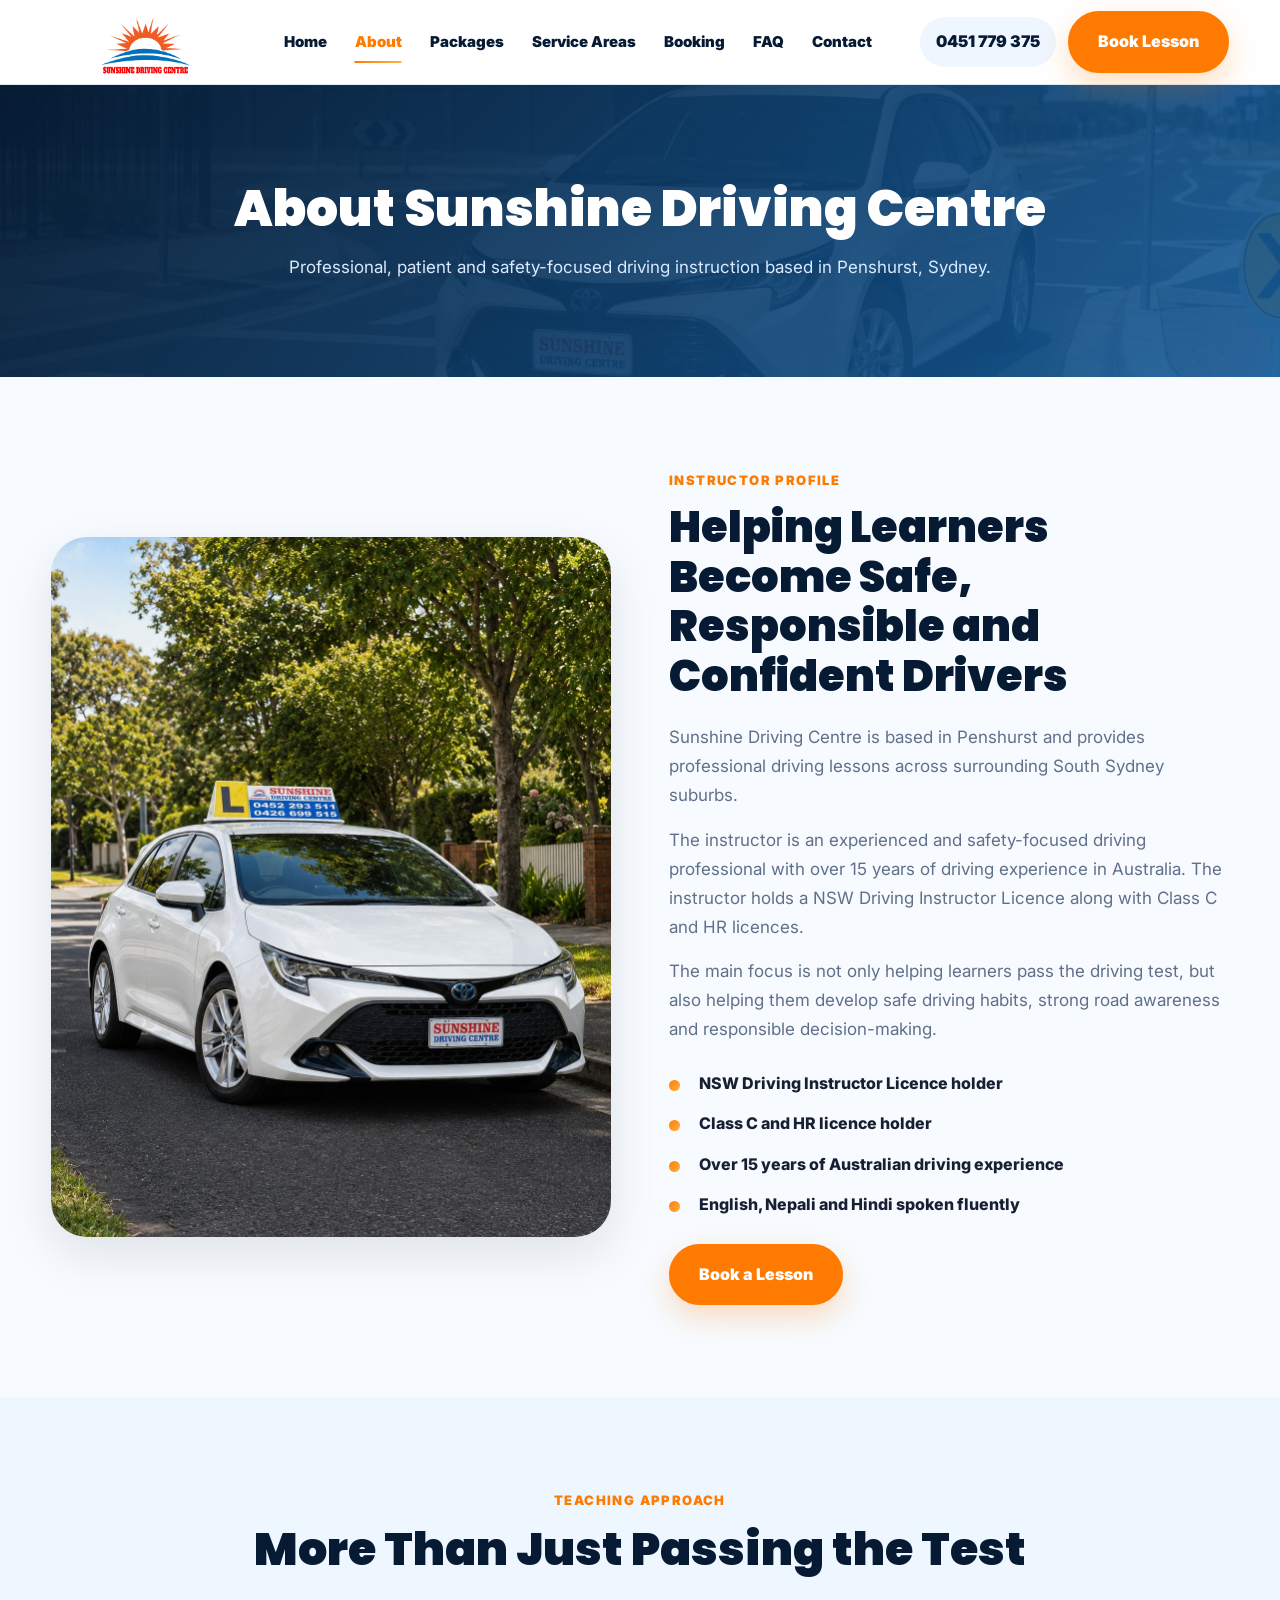
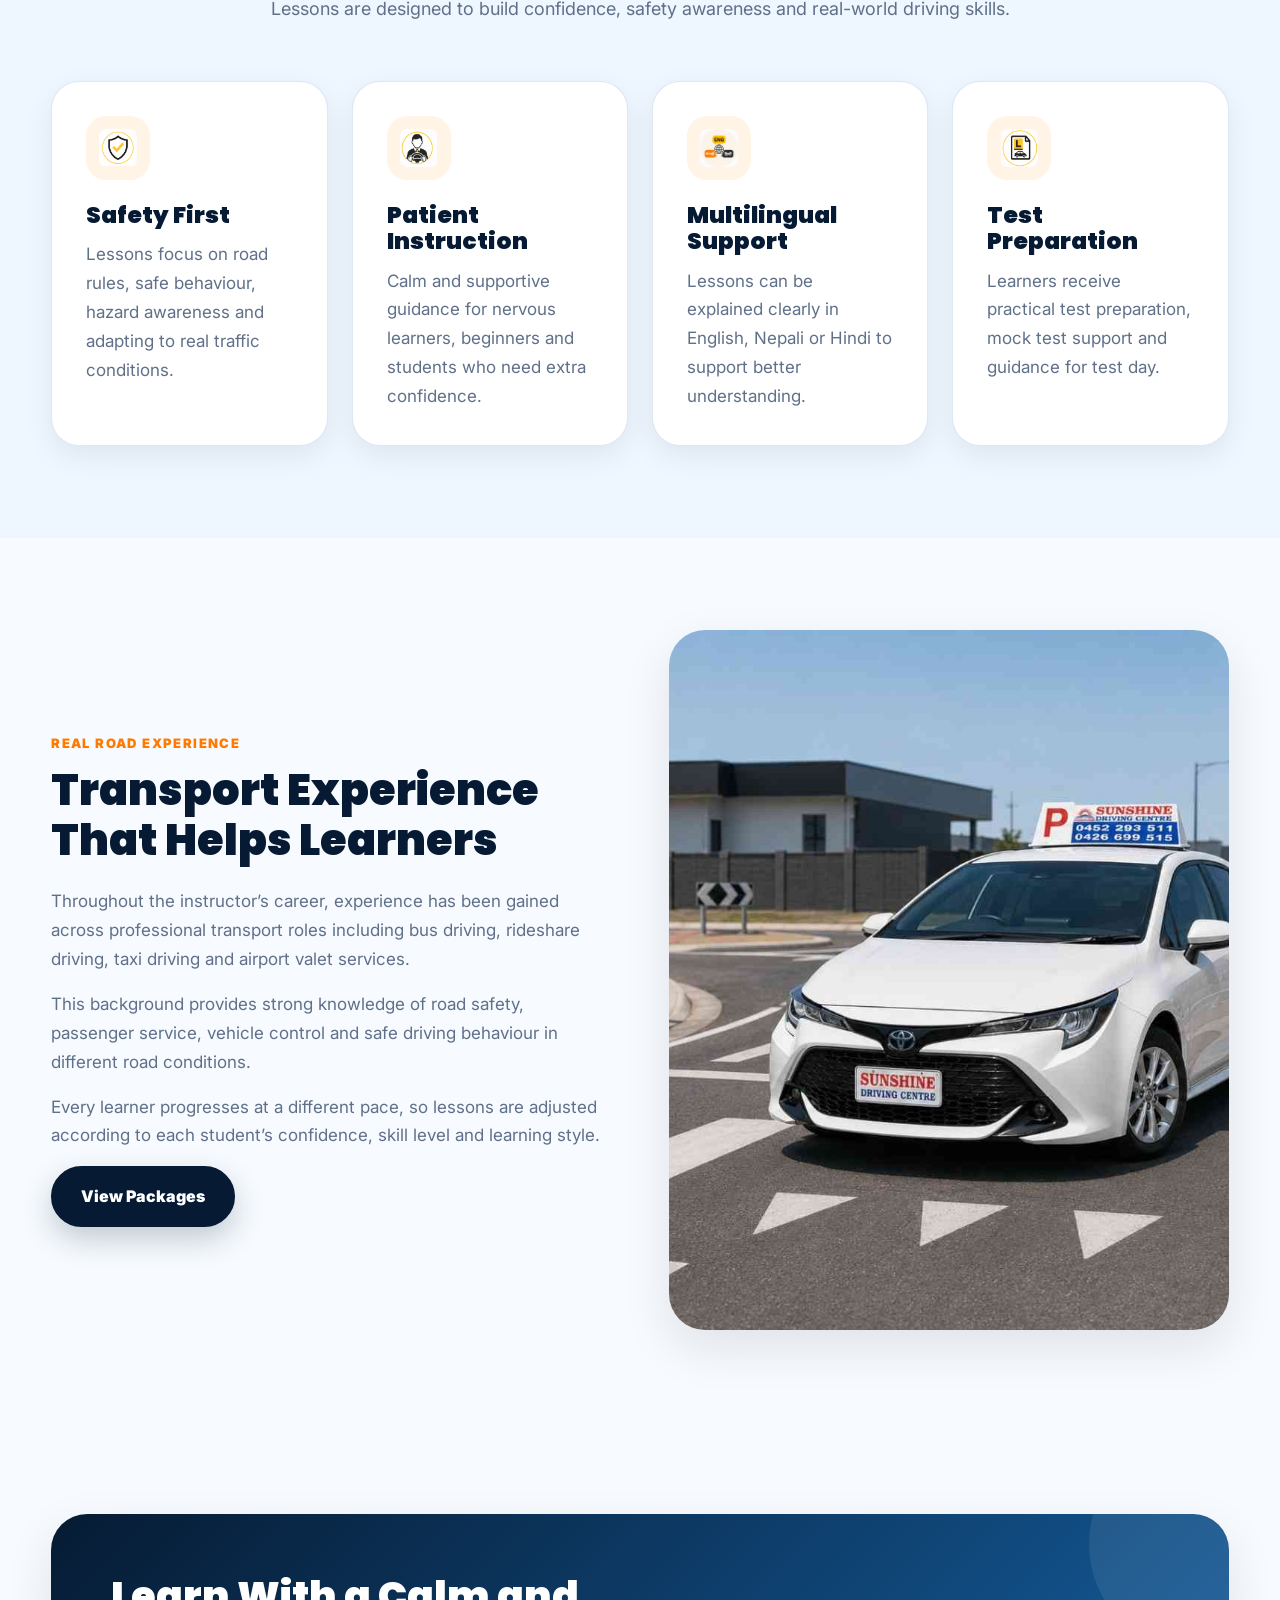
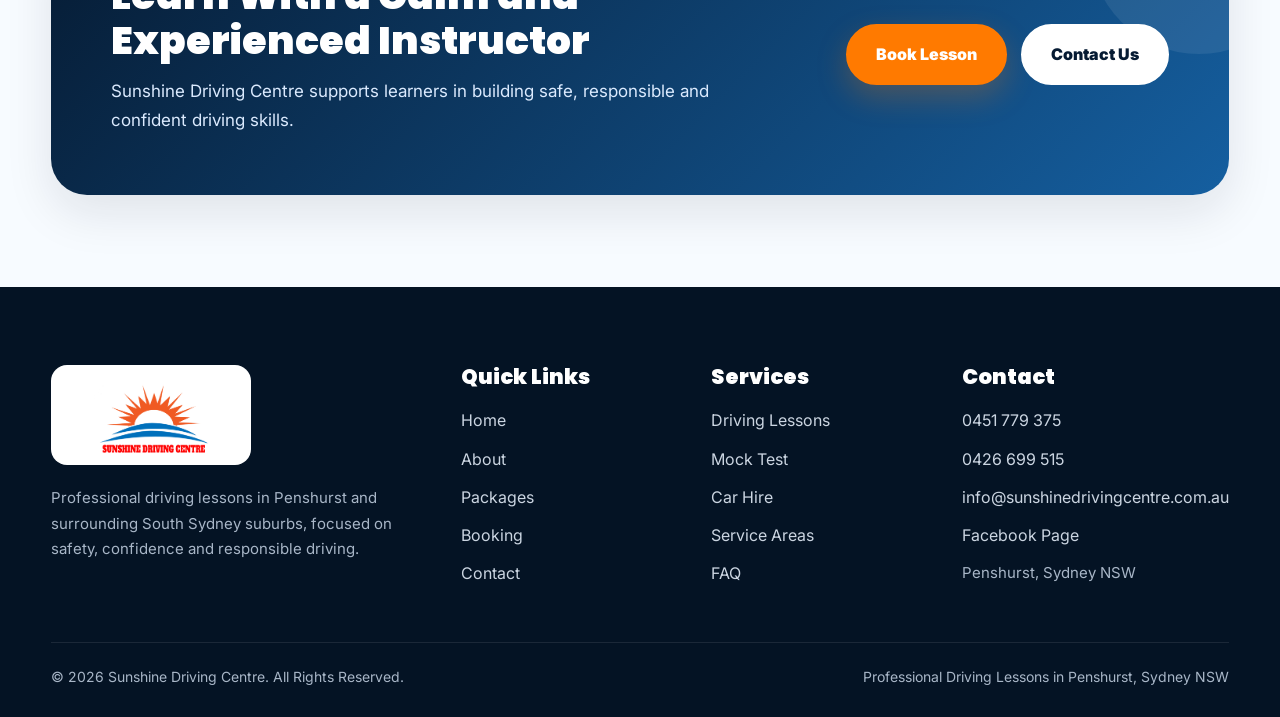
<file: about.html>
<!DOCTYPE html>
<html lang="en">
<head>
    <meta charset="UTF-8">
    <meta name="viewport" content="width=device-width, initial-scale=1.0">
    <title>About Sunshine Driving Centre | Driving Instructor Penshurst</title>
    <meta name="description" content="Learn about Sunshine Driving Centre, a professional driving school based in Penshurst. Experienced, patient and safety-focused instructor speaking English, Nepali and Hindi.">
    <link rel="icon" type="image/x-icon" href="favicon.ico">

    <link rel="stylesheet" href="css/style.css">
</head>

<body>

<header class="site-header">
    <div class="container">
        <nav class="navbar">
            <div class="logo">
                <a href="index.html"><img src="images/logo.png" alt="Sunshine Driving Centre Logo"></a>
            </div>

            <div class="nav-links">
                <a href="index.html">Home</a>
                <a href="about.html" class="active">About</a>
                <a href="packages.html">Packages</a>
                <a href="service-areas.html">Service Areas</a>
                <a href="booking.html">Booking</a>
                <a href="faq.html">FAQ</a>
                <a href="contact.html">Contact</a>
            </div>

            <div class="header-actions">
                <a href="tel:0451779375" class="header-phone">0451 779 375</a>
                <a href="booking.html" class="btn">Book Lesson</a>
            </div>

            <button class="menu-btn" aria-label="Open menu">☰</button>
        </nav>

        <div class="mobile-menu">
            <a href="index.html">Home</a>
            <a href="about.html">About</a>
            <a href="packages.html">Packages</a>
            <a href="service-areas.html">Service Areas</a>
            <a href="booking.html">Booking</a>
            <a href="faq.html">FAQ</a>
            <a href="contact.html">Contact</a>
        </div>
    </div>
</header>

<section class="page-hero">
    <div class="container">
        <h1>About Sunshine Driving Centre</h1>
        <p>
            Professional, patient and safety-focused driving instruction based in Penshurst, Sydney.
        </p>
    </div>
</section>

<section>
    <div class="container split">
        <div class="split-image">
            <img src="images/instructor.jpg" alt="Sunshine Driving Centre Instructor">
</div>

        <div class="split-content">
            <div class="small-title">Instructor Profile</div>
            <h2>Helping Learners Become Safe, Responsible and Confident Drivers</h2>

            <p>
                Sunshine Driving Centre is based in Penshurst and provides professional driving lessons across surrounding South Sydney suburbs.
            </p>

            <p>
                The instructor is an experienced and safety-focused driving professional with over 15 years of driving experience in Australia. The instructor holds a NSW Driving Instructor Licence along with Class C and HR licences.
            </p>

            <p>
                The main focus is not only helping learners pass the driving test, but also helping them develop safe driving habits, strong road awareness and responsible decision-making.
            </p>

            <ul class="check-list">
                <li>NSW Driving Instructor Licence holder</li>
                <li>Class C and HR licence holder</li>
                <li>Over 15 years of Australian driving experience</li>
                <li>English, Nepali and Hindi spoken fluently</li>
            </ul>

            <a href="booking.html" class="btn">Book a Lesson</a>
        </div>
    </div>
</section>

<section class="bg-light">
    <div class="container">
        <div class="section-title">
            <div class="small-title">Teaching Approach</div>
            <h2>More Than Just Passing the Test</h2>
            <p>
                Lessons are designed to build confidence, safety awareness and real-world driving skills.
            </p>
        </div>

        <div class="cards">
            <div class="card">
                <img src="images/icon-safety.png" class="card-icon" alt="Road safety icon">
<h3>Safety First</h3>
                <p>Lessons focus on road rules, safe behaviour, hazard awareness and adapting to real traffic conditions.</p>
            </div>

            <div class="card">
                <img src="images/icon-instructor.png" class="card-icon" alt="Instructor icon">
<h3>Patient Instruction</h3>
                <p>Calm and supportive guidance for nervous learners, beginners and students who need extra confidence.</p>
            </div>

            <div class="card">
                <img src="images/icon-language.png" class="card-icon" alt="Languages icon">
<h3>Multilingual Support</h3>
                <p>Lessons can be explained clearly in English, Nepali or Hindi to support better understanding.</p>
            </div>

            <div class="card">
                <img src="images/icon-test.png" class="card-icon" alt="Test preparation icon">
<h3>Test Preparation</h3>
                <p>Learners receive practical test preparation, mock test support and guidance for test day.</p>
            </div>
        </div>
    </div>
</section>

<section>
    <div class="container split">
        <div class="split-content">
            <div class="small-title">Real Road Experience</div>
            <h2>Transport Experience That Helps Learners</h2>

            <p>
                Throughout the instructor’s career, experience has been gained across professional transport roles including bus driving, rideshare driving, taxi driving and airport valet services.
            </p>

            <p>
                This background provides strong knowledge of road safety, passenger service, vehicle control and safe driving behaviour in different road conditions.
            </p>

            <p>
                Every learner progresses at a different pace, so lessons are adjusted according to each student’s confidence, skill level and learning style.
            </p>

            <a href="packages.html" class="btn btn-dark">View Packages</a>
        </div>

        <div class="split-image">
            <img src="images/road-safety.jpg" alt="Safe driving and road awareness">
</div>
    </div>
</section>

<section>
    <div class="container">
        <div class="cta">
            <div>
                <h2>Learn With a Calm and Experienced Instructor</h2>
                <p>
                    Sunshine Driving Centre supports learners in building safe, responsible and confident driving skills.
                </p>
            </div>

            <div class="cta-actions">
                <a href="booking.html" class="btn">Book Lesson</a>
                <a href="contact.html" class="btn btn-light">Contact Us</a>
            </div>
        </div>
    </div>
</section>

<footer class="footer">
    <div class="container">
        <div class="footer-grid">
            <div>
                <img src="images/logo.png" class="footer-logo" alt="Sunshine Driving Centre Logo">
                <p>Professional driving lessons in Penshurst and surrounding South Sydney suburbs, focused on safety, confidence and responsible driving.</p>
            </div>

            <div>
                <h3>Quick Links</h3>
                <a href="index.html">Home</a>
                <a href="about.html">About</a>
                <a href="packages.html">Packages</a>
                <a href="booking.html">Booking</a>
                <a href="contact.html">Contact</a>
            </div>

            <div>
                <h3>Services</h3>
                <a href="packages.html">Driving Lessons</a>
                <a href="packages.html">Mock Test</a>
                <a href="packages.html">Car Hire</a>
                <a href="service-areas.html">Service Areas</a>
                <a href="faq.html">FAQ</a>
            </div>

            <div>
                <h3>Contact</h3>
                <a href="tel:0451779375">0451 779 375</a>
                <a href="tel:0426699515">0426 699 515</a>
                <a href="mailto:info@sunshinedrivingcentre.com.au">info@sunshinedrivingcentre.com.au</a>
                <a href="https://www.facebook.com/people/Sunshine-Driving-Centre/61564765373700/" target="_blank" rel="noopener noreferrer">Facebook Page</a>
                <p>Penshurst, Sydney NSW</p>
            </div>
        </div>

        <div class="footer-bottom">
            <p>© 2026 Sunshine Driving Centre. All Rights Reserved.</p>
            <p>Professional Driving Lessons in Penshurst, Sydney NSW</p>
        </div>
    </div>
</footer>

<div class="mobile-actions">
    <a href="tel:0451779375" class="call">Call Now</a>
    <a href="booking.html" class="book">Book Lesson</a>
</div>

<script src="js/script.js"></script>

</body>
</html>
</file>
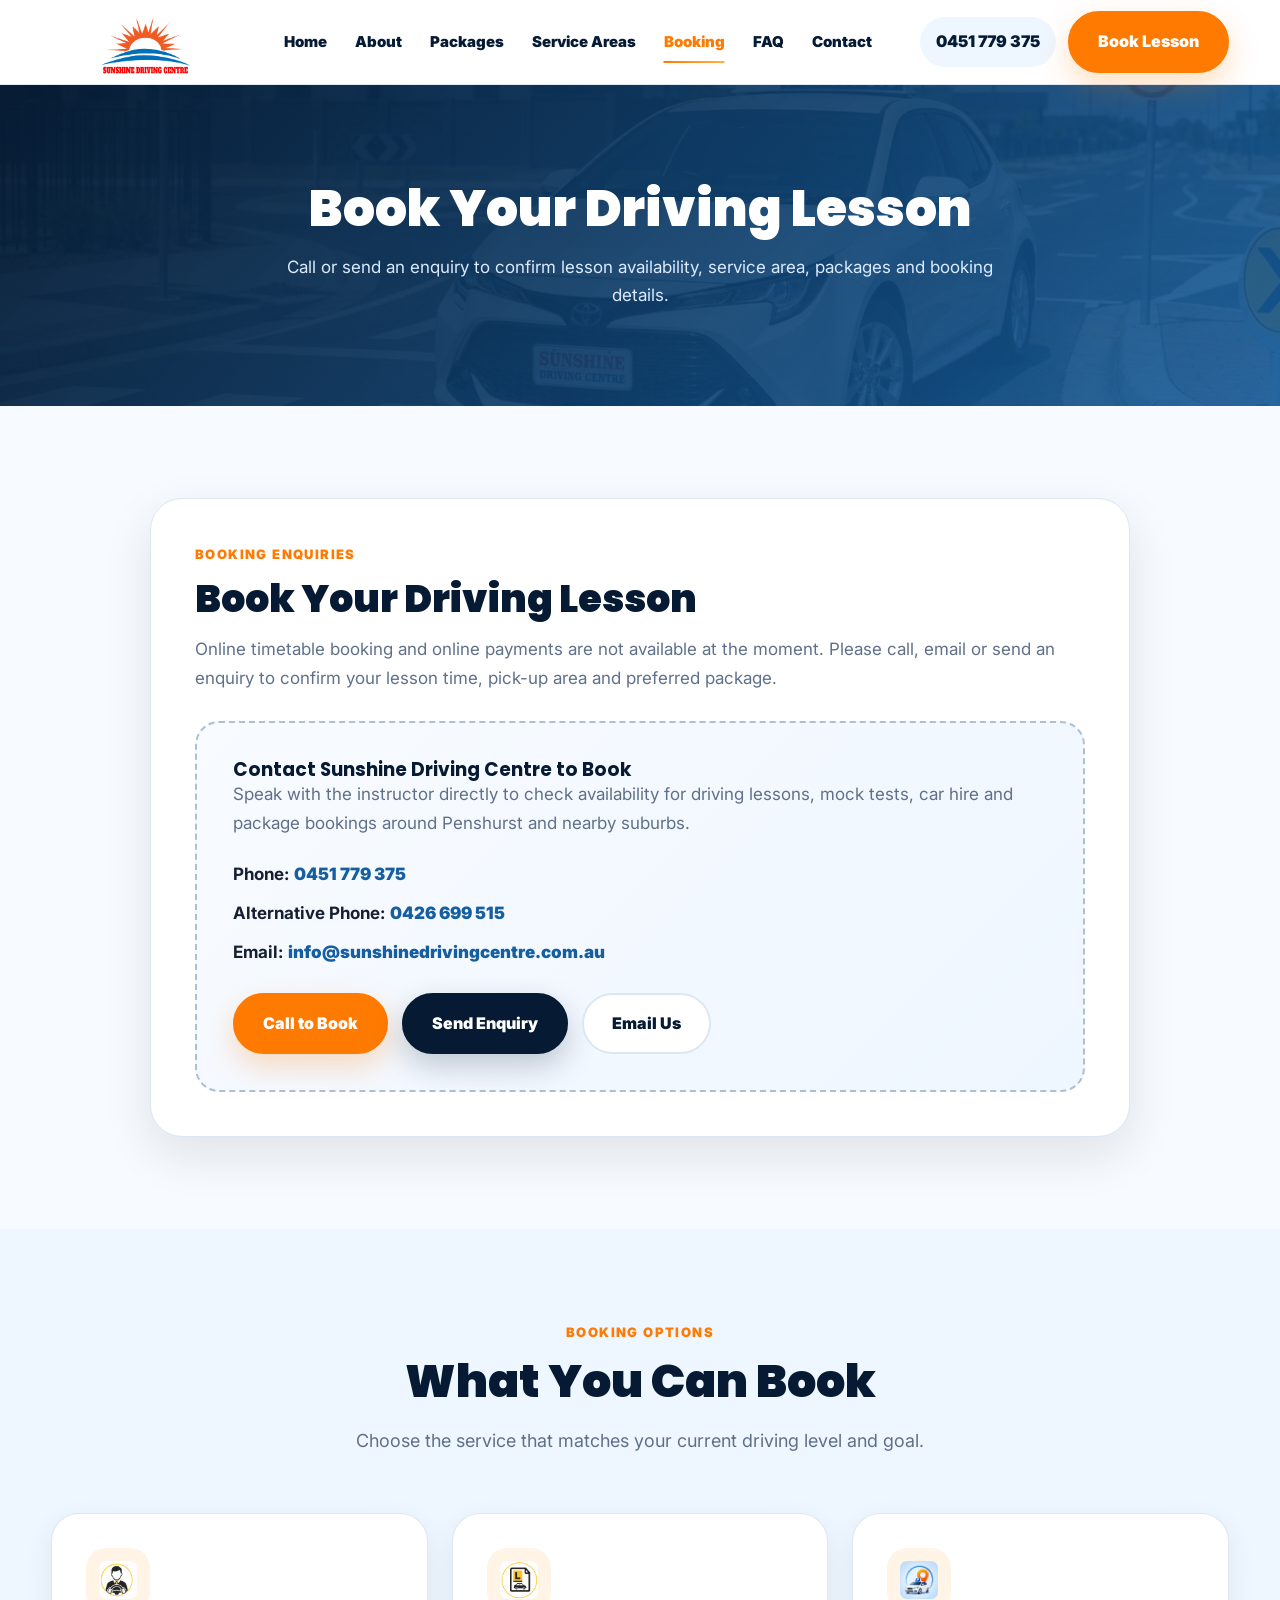
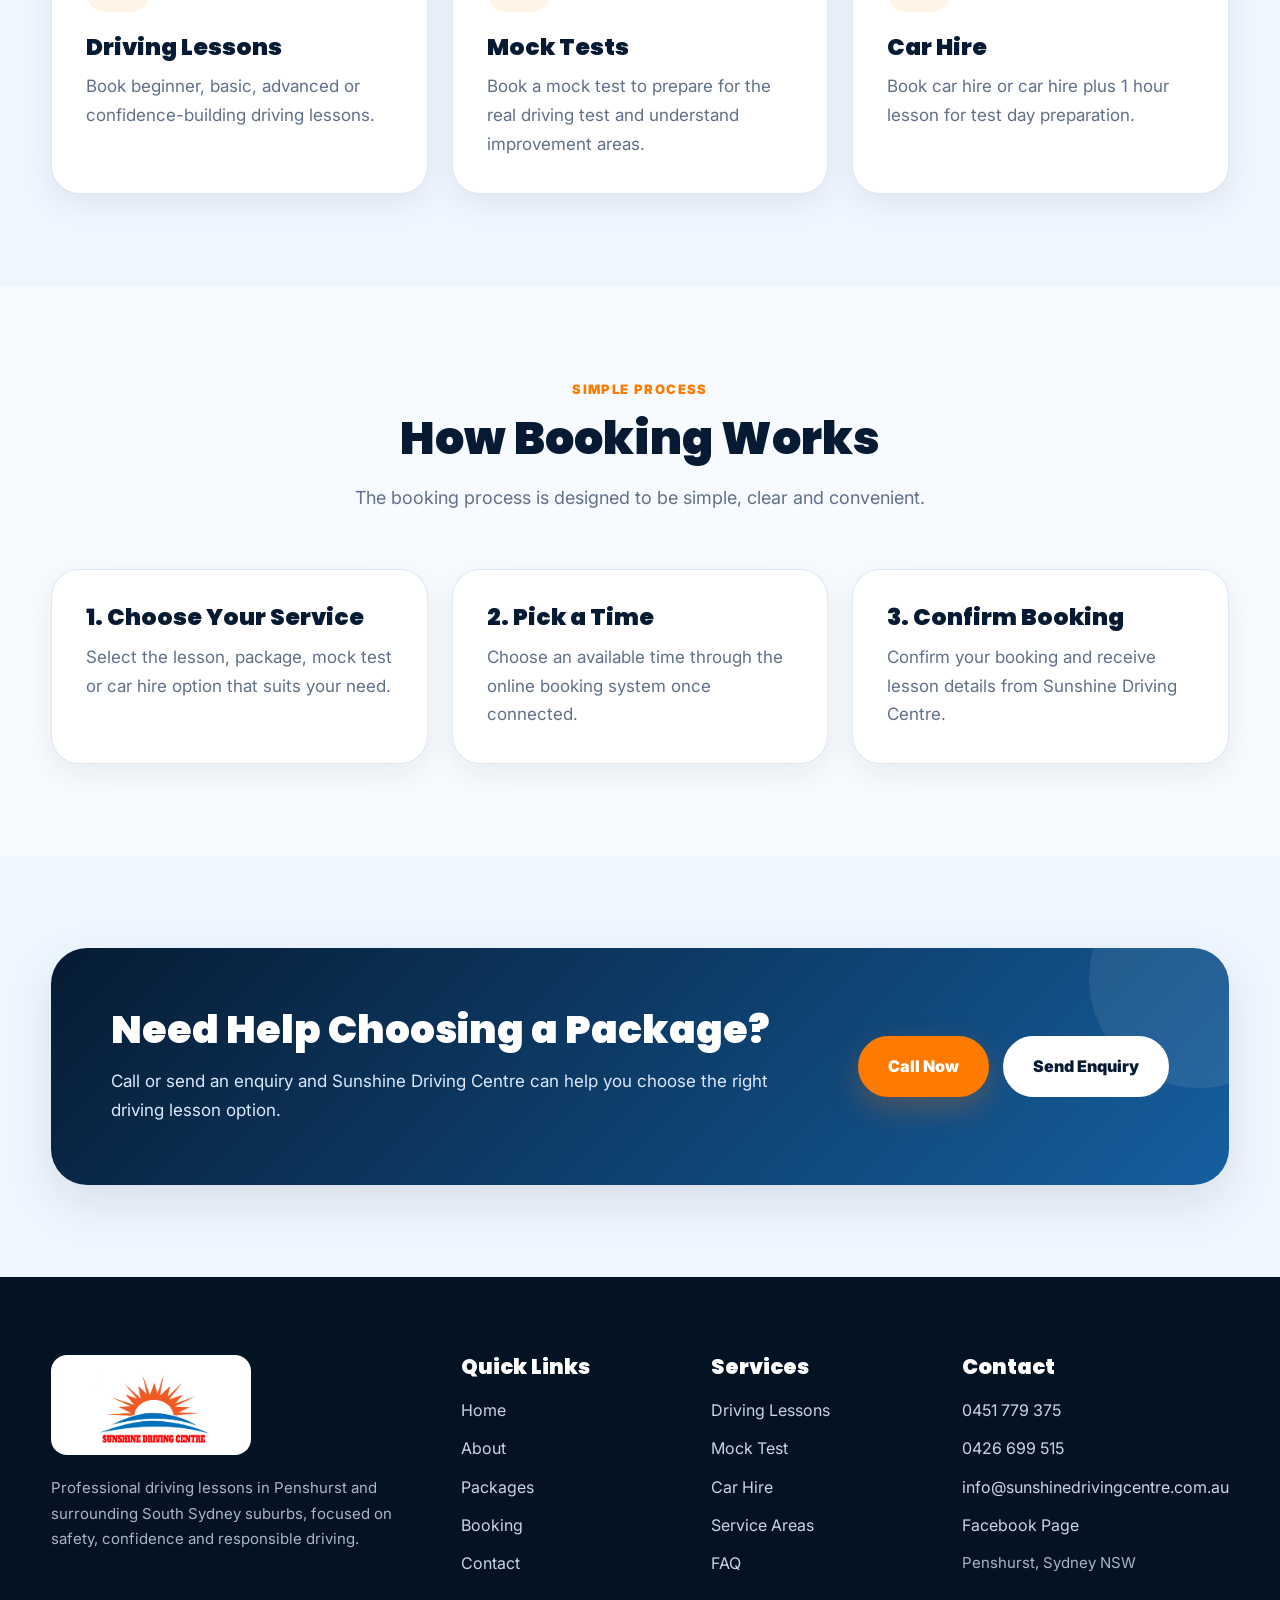
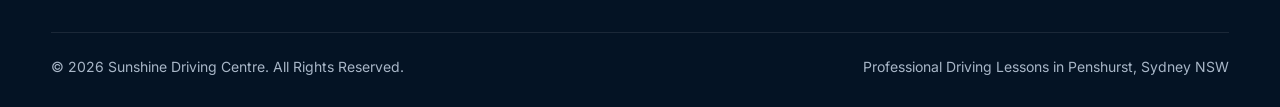
<file: booking.html>
<!DOCTYPE html>
<html lang="en">
<head>
    <meta charset="UTF-8">

    <meta name="viewport" content="width=device-width, initial-scale=1.0">

    <title>Book Driving Lessons | Sunshine Driving Centre Penshurst</title>

    <meta name="description" content="Book a driving lesson with Sunshine Driving Centre in Penshurst and surrounding Sydney suburbs.">

    <link rel="icon" type="image/x-icon" href="favicon.ico">

    <link rel="stylesheet" href="css/style.css">
</head>

<body>

<header class="site-header">
    <div class="container">
        <nav class="navbar">
            <div class="logo">
                <a href="index.html">
                    <img src="images/logo.png" alt="Sunshine Driving Centre Logo">
                </a>
            </div>

            <div class="nav-links">
                <a href="index.html">Home</a>
                <a href="about.html">About</a>
                <a href="packages.html">Packages</a>
                <a href="service-areas.html">Service Areas</a>
                <a href="booking.html" class="active">Booking</a>
                <a href="faq.html">FAQ</a>
                <a href="contact.html">Contact</a>
            </div>

            <div class="header-actions">
                <a href="tel:0451779375" class="header-phone">0451 779 375</a>
                <a href="booking.html" class="btn">Book Lesson</a>
            </div>

            <button class="menu-btn" aria-label="Open menu">☰</button>
        </nav>

        <div class="mobile-menu">
            <a href="index.html">Home</a>
            <a href="about.html">About</a>
            <a href="packages.html">Packages</a>
            <a href="service-areas.html">Service Areas</a>
            <a href="booking.html">Booking</a>
            <a href="faq.html">FAQ</a>
            <a href="contact.html">Contact</a>
        </div>
    </div>
</header>

<section class="page-hero">
    <div class="container">
        <h1>Book Your Driving Lesson</h1>
        <p>
            Call or send an enquiry to confirm lesson availability, service area, packages and booking details.
        </p>
    </div>
</section>

<section>
    <div class="container">

        <div class="booking-box">
            <div class="small-title">Booking Enquiries</div>

            <h2>Book Your Driving Lesson</h2>

            <p>
                Online timetable booking and online payments are not available at the moment. Please call, email or send an enquiry to confirm your lesson time, pick-up area and preferred package.
            </p>

            <div class="integration-space">
                <h3>Contact Sunshine Driving Centre to Book</h3>

                <p>
                    Speak with the instructor directly to check availability for driving lessons, mock tests, car hire and package bookings around Penshurst and nearby suburbs.
                </p>

                <div class="booking-contact-list">
                    <p><strong>Phone:</strong> <a href="tel:0451779375">0451 779 375</a></p>
                    <p><strong>Alternative Phone:</strong> <a href="tel:0426699515">0426 699 515</a></p>
                    <p><strong>Email:</strong> <a href="mailto:info@sunshinedrivingcentre.com.au">info@sunshinedrivingcentre.com.au</a></p>
                </div>

                <div class="booking-actions">
                    <a href="tel:0451779375" class="btn">Call to Book</a>
                    <a href="contact.html" class="btn btn-dark">Send Enquiry</a>
                    <a href="mailto:info@sunshinedrivingcentre.com.au" class="btn btn-light">Email Us</a>
                </div>
            </div>

        </div>

    </div>
</section>

<section class="bg-light">
    <div class="container">

        <div class="section-title">
            <div class="small-title">Booking Options</div>

            <h2>What You Can Book</h2>

            <p>
                Choose the service that matches your current driving level and goal.
            </p>
        </div>

        <div class="cards">

            <div class="card">
                <img src="images/icon-instructor.png" class="card-icon" alt="Driving lesson icon">
<h3>Driving Lessons</h3>
                <p>
                    Book beginner, basic, advanced or confidence-building driving lessons.
                </p>
            </div>

            <div class="card">
                <img src="images/icon-test.png" class="card-icon" alt="Mock test icon">
<h3>Mock Tests</h3>
                <p>
                    Book a mock test to prepare for the real driving test and understand improvement areas.
                </p>
            </div>

            <div class="card">
                <img src="images/icon-pickup.png" class="card-icon" alt="Car hire icon">
<h3>Car Hire</h3>
                <p>
                    Book car hire or car hire plus 1 hour lesson for test day preparation.
                </p>
            </div>

        </div>

    </div>
</section>

<section>
    <div class="container">

        <div class="section-title">
            <div class="small-title">Simple Process</div>

            <h2>How Booking Works</h2>

            <p>
                The booking process is designed to be simple, clear and convenient.
            </p>
        </div>

        <div class="cards">

            <div class="card">
                <h3>1. Choose Your Service</h3>
                <p>
                    Select the lesson, package, mock test or car hire option that suits your need.
                </p>
            </div>

            <div class="card">
                <h3>2. Pick a Time</h3>
                <p>
                    Choose an available time through the online booking system once connected.
                </p>
            </div>

            <div class="card">
                <h3>3. Confirm Booking</h3>
                <p>
                    Confirm your booking and receive lesson details from Sunshine Driving Centre.
                </p>
            </div>

        </div>

    </div>
</section>

<section class="bg-light">
    <div class="container">
        <div class="cta">
            <div>
                <h2>Need Help Choosing a Package?</h2>

                <p>
                    Call or send an enquiry and Sunshine Driving Centre can help you choose the right driving lesson option.
                </p>
            </div>

            <div class="cta-actions">
                <a href="tel:0451779375" class="btn">Call Now</a>
                <a href="contact.html" class="btn btn-light">Send Enquiry</a>
            </div>
        </div>
    </div>
</section>

<footer class="footer">
    <div class="container">

        <div class="footer-grid">

            <div>
                <img src="images/logo.png" class="footer-logo" alt="Sunshine Driving Centre Logo">

                <p>
                    Professional driving lessons in Penshurst and surrounding South Sydney suburbs, focused on safety, confidence and responsible driving.
                </p>
            </div>

            <div>
                <h3>Quick Links</h3>

                <a href="index.html">Home</a>
                <a href="about.html">About</a>
                <a href="packages.html">Packages</a>
                <a href="booking.html">Booking</a>
                <a href="contact.html">Contact</a>
            </div>

            <div>
                <h3>Services</h3>

                <a href="packages.html">Driving Lessons</a>
                <a href="packages.html">Mock Test</a>
                <a href="packages.html">Car Hire</a>
                <a href="service-areas.html">Service Areas</a>
                <a href="faq.html">FAQ</a>
            </div>

            <div>
                <h3>Contact</h3>

                <a href="tel:0451779375">0451 779 375</a>
                <a href="tel:0426699515">0426 699 515</a>

                <a href="mailto:info@sunshinedrivingcentre.com.au">
                    info@sunshinedrivingcentre.com.au
                </a>

                <a href="https://www.facebook.com/people/Sunshine-Driving-Centre/61564765373700/" target="_blank" rel="noopener noreferrer">
                    Facebook Page
                </a>

                <p>Penshurst, Sydney NSW</p>
            </div>

        </div>

        <div class="footer-bottom">
            <p>© 2026 Sunshine Driving Centre. All Rights Reserved.</p>
            <p>Professional Driving Lessons in Penshurst, Sydney NSW</p>
        </div>

    </div>
</footer>

<div class="mobile-actions">
    <a href="tel:0451779375" class="call">Call Now</a>
    <a href="booking.html" class="book">Book Lesson</a>
</div>

<script src="js/script.js"></script>

</body>
</html>
</file>
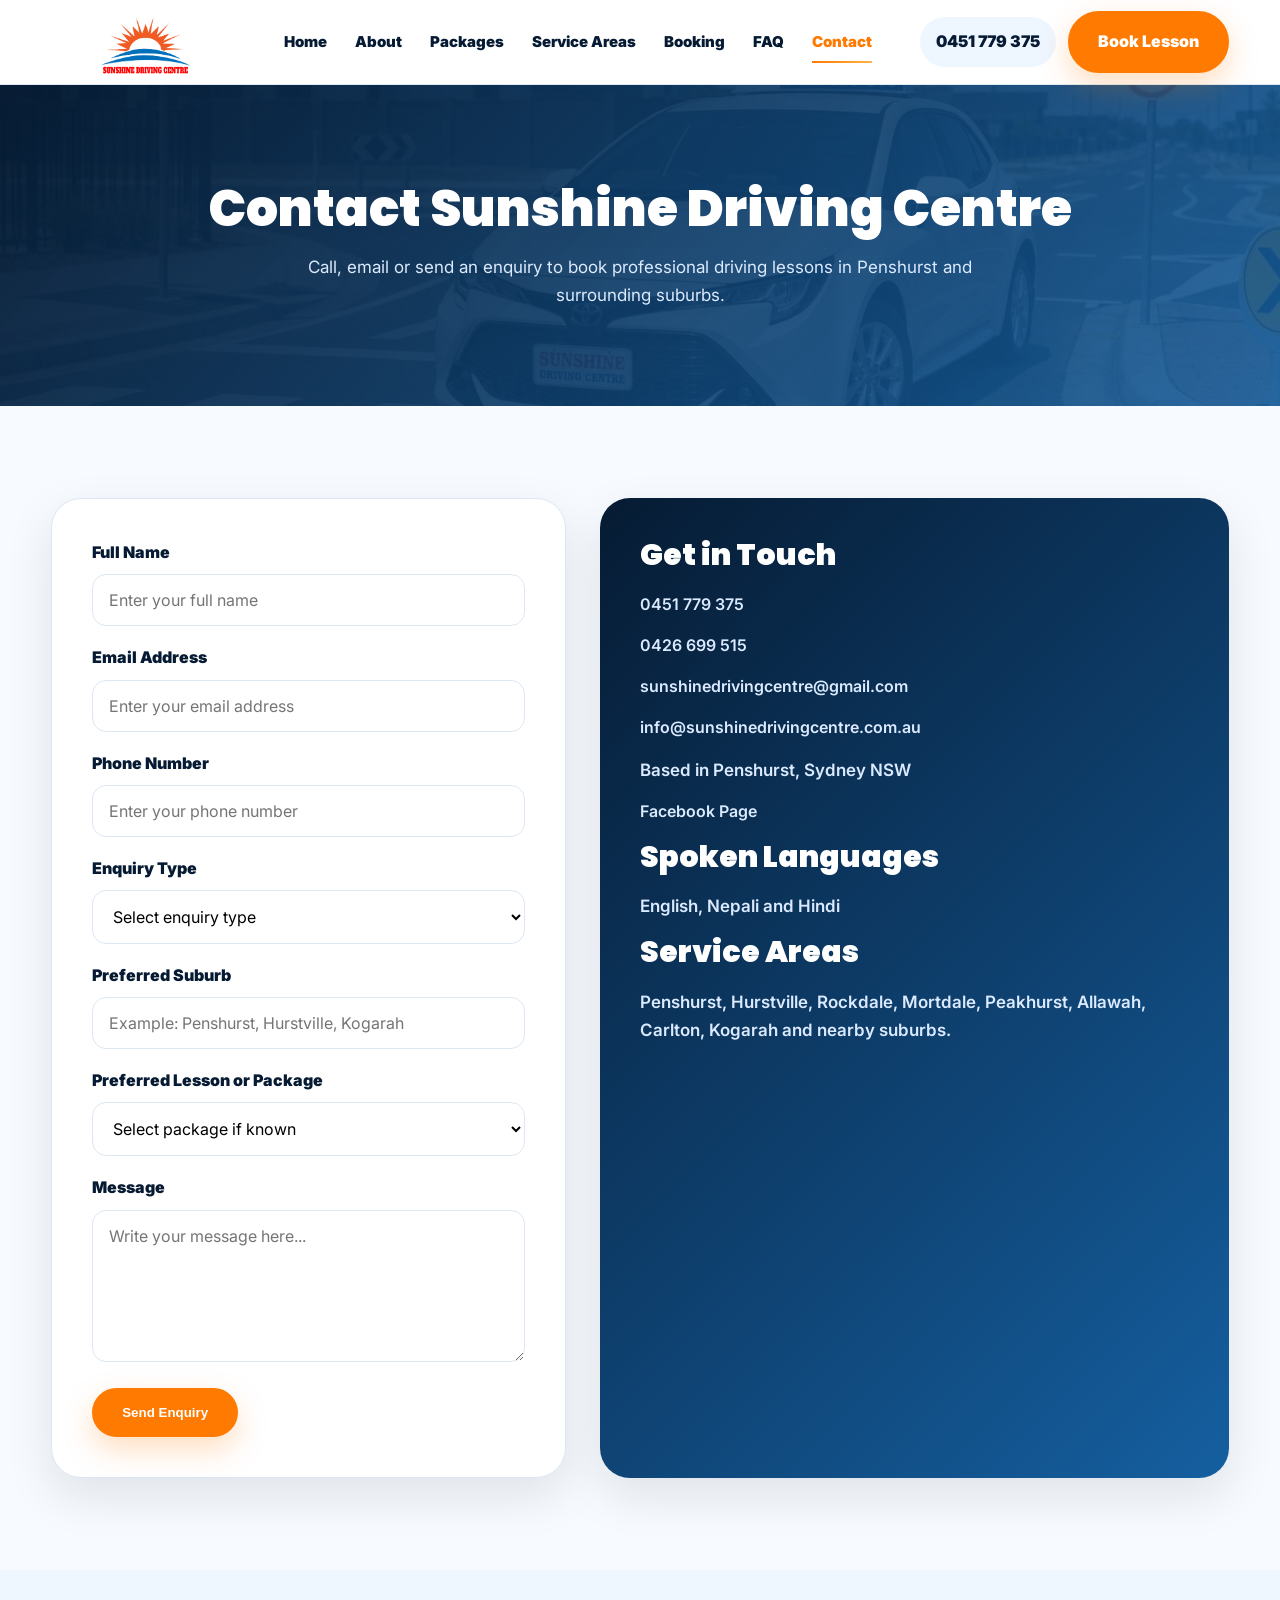
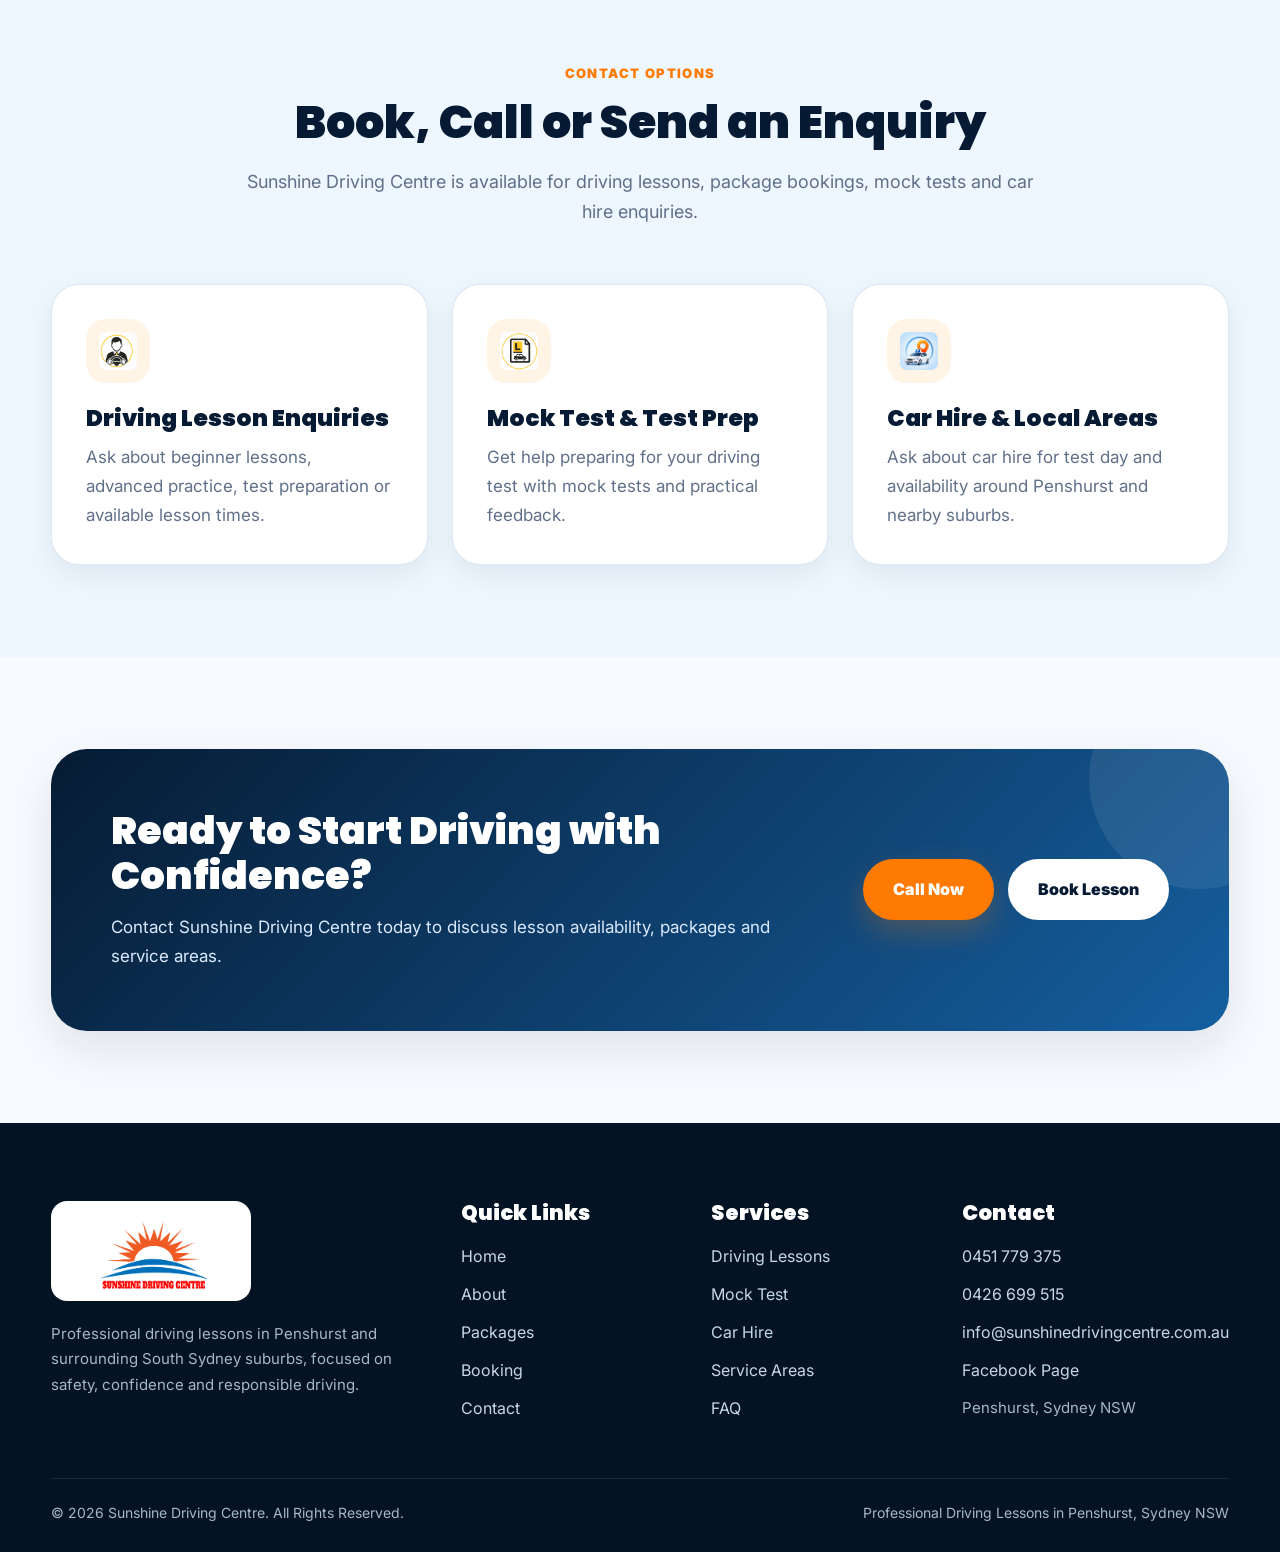
<file: contact.html>
<!DOCTYPE html>
<html lang="en">
<head>
    <meta charset="UTF-8">

    <meta name="viewport" content="width=device-width, initial-scale=1.0">

    <title>Contact Sunshine Driving Centre | Driving School Penshurst</title>

    <meta name="description" content="Contact Sunshine Driving Centre for professional driving lessons in Penshurst, Hurstville, Rockdale, Mortdale, Kogarah and surrounding Sydney suburbs.">

    <link rel="icon" type="image/x-icon" href="favicon.ico">

    <link rel="stylesheet" href="css/style.css">
</head>

<body>

<header class="site-header">
    <div class="container">
        <nav class="navbar">
            <div class="logo">
                <a href="index.html">
                    <img src="images/logo.png" alt="Sunshine Driving Centre Logo">
                </a>
            </div>

            <div class="nav-links">
                <a href="index.html">Home</a>
                <a href="about.html">About</a>
                <a href="packages.html">Packages</a>
                <a href="service-areas.html">Service Areas</a>
                <a href="booking.html">Booking</a>
                <a href="faq.html">FAQ</a>
                <a href="contact.html" class="active">Contact</a>
            </div>

            <div class="header-actions">
                <a href="tel:0451779375" class="header-phone">0451 779 375</a>
                <a href="booking.html" class="btn">Book Lesson</a>
            </div>

            <button class="menu-btn" aria-label="Open menu">☰</button>
        </nav>

        <div class="mobile-menu">
            <a href="index.html">Home</a>
            <a href="about.html">About</a>
            <a href="packages.html">Packages</a>
            <a href="service-areas.html">Service Areas</a>
            <a href="booking.html">Booking</a>
            <a href="faq.html">FAQ</a>
            <a href="contact.html">Contact</a>
        </div>
    </div>
</header>

<section class="page-hero">
    <div class="container">
        <h1>Contact Sunshine Driving Centre</h1>

        <p>
            Call, email or send an enquiry to book professional driving lessons in Penshurst and surrounding suburbs.
        </p>
    </div>
</section>

<section>
    <div class="container contact-grid">

        <div class="contact-form">

            <form action="https://api.web3forms.com/submit" method="POST">

                <input type="hidden" name="access_key" value="f2952b9a-5f42-4899-9ff7-5d89d543d2e4">

                <input type="hidden" name="subject" value="New Enquiry from Sunshine Driving Centre Website">

                <input type="checkbox" name="botcheck" class="hidden" style="display: none;">

                <div class="form-group">
                    <label for="name">Full Name</label>

                    <input 
                        type="text" 
                        id="name"
                        name="name" 
                        placeholder="Enter your full name" 
                        required
                    >
                </div>

                <div class="form-group">
                    <label for="email">Email Address</label>

                    <input 
                        type="email" 
                        id="email"
                        name="email" 
                        placeholder="Enter your email address" 
                        required
                    >
                </div>

                <div class="form-group">
                    <label for="phone">Phone Number</label>

                    <input 
                        type="tel" 
                        id="phone"
                        name="phone" 
                        placeholder="Enter your phone number" 
                        required
                    >
                </div>

                <div class="form-group">
                    <label for="enquiry_type">Enquiry Type</label>

                    <select id="enquiry_type" name="enquiry_type" required>
                        <option value="">Select enquiry type</option>
                        <option value="Driving Lesson">Driving Lesson</option>
                        <option value="Package Booking">Package Booking</option>
                        <option value="Mock Test">Mock Test</option>
                        <option value="Car Hire for Test">Car Hire for Test</option>
                        <option value="General Question">General Question</option>
                    </select>
                </div>

                <div class="form-group">
                    <label for="suburb">Preferred Suburb</label>

                    <input 
                        type="text" 
                        id="suburb"
                        name="suburb" 
                        placeholder="Example: Penshurst, Hurstville, Kogarah"
                    >
                </div>

                <div class="form-group">
                    <label for="preferred_package">Preferred Lesson or Package</label>

                    <select id="preferred_package" name="preferred_package">
                        <option value="">Select package if known</option>
                        <option value="1 Hour Lesson - $65">1 Hour Lesson - $65</option>
                        <option value="6 Hour Package - $370">6 Hour Package - $370</option>
                        <option value="10 Hour Package - $590">10 Hour Package - $590</option>
                        <option value="20 Hour Package - $1160">20 Hour Package - $1160</option>
                        <option value="24 Hours + Car Hire - $1440">24 Hours + Car Hire - $1440</option>
                        <option value="Mock Test - $70">Mock Test - $70</option>
                        <option value="Car Hire - $170">Car Hire - $170</option>
                        <option value="Car Hire + 1 Hour Lesson - $210">Car Hire + 1 Hour Lesson - $210</option>
                        <option value="Not Sure Yet">Not Sure Yet</option>
                    </select>
                </div>

                <div class="form-group">
                    <label for="message">Message</label>

                    <textarea 
                        id="message"
                        name="message" 
                        rows="6" 
                        placeholder="Write your message here..." 
                        required
                    ></textarea>
                </div>

                <button type="submit" class="btn">
                    Send Enquiry
                </button>

            </form>

        </div>

        <div class="contact-info">
            <h3>Get in Touch</h3>

            <a href="tel:0451779375">0451 779 375</a>
            <a href="tel:0426699515">0426 699 515</a>

            <a href="mailto:sunshinedrivingcentre@gmail.com">
                sunshinedrivingcentre@gmail.com
            </a>

            <a href="mailto:info@sunshinedrivingcentre.com.au">
                info@sunshinedrivingcentre.com.au
            </a>

            <p>Based in Penshurst, Sydney NSW</p>

            <a href="https://www.facebook.com/people/Sunshine-Driving-Centre/61564765373700/" target="_blank" rel="noopener noreferrer">
                Facebook Page
            </a>

            <h3>Spoken Languages</h3>

            <p>English, Nepali and Hindi</p>

            <h3>Service Areas</h3>

            <p>
                Penshurst, Hurstville, Rockdale, Mortdale, Peakhurst, Allawah, Carlton, Kogarah and nearby suburbs.
            </p>
        </div>

    </div>
</section>

<section class="bg-light">
    <div class="container">
        <div class="section-title">
            <div class="small-title">Contact Options</div>

            <h2>Book, Call or Send an Enquiry</h2>

            <p>
                Sunshine Driving Centre is available for driving lessons, package bookings, mock tests and car hire enquiries.
            </p>
        </div>

        <div class="cards">

            <div class="card">
                <img src="images/icon-instructor.png" class="card-icon" alt="Driving lesson enquiry icon">
                <h3>Driving Lesson Enquiries</h3>
                <p>
                    Ask about beginner lessons, advanced practice, test preparation or available lesson times.
                </p>
            </div>

            <div class="card">
                <img src="images/icon-test.png" class="card-icon" alt="Mock test enquiry icon">
                <h3>Mock Test & Test Prep</h3>
                <p>
                    Get help preparing for your driving test with mock tests and practical feedback.
                </p>
            </div>

            <div class="card">
                <img src="images/icon-pickup.png" class="card-icon" alt="Pickup and car hire enquiry icon">
                <h3>Car Hire & Local Areas</h3>
                <p>
                    Ask about car hire for test day and availability around Penshurst and nearby suburbs.
                </p>
            </div>

        </div>
    </div>
</section>

<section>
    <div class="container">
        <div class="cta">
            <div>
                <h2>Ready to Start Driving with Confidence?</h2>

                <p>
                    Contact Sunshine Driving Centre today to discuss lesson availability, packages and service areas.
                </p>
            </div>

            <div class="cta-actions">
                <a href="tel:0451779375" class="btn">Call Now</a>
                <a href="booking.html" class="btn btn-light">Book Lesson</a>
            </div>
        </div>
    </div>
</section>

<footer class="footer">
    <div class="container">

        <div class="footer-grid">

            <div>
                <img src="images/logo.png" class="footer-logo" alt="Sunshine Driving Centre Logo">

                <p>
                    Professional driving lessons in Penshurst and surrounding South Sydney suburbs, focused on safety, confidence and responsible driving.
                </p>
            </div>

            <div>
                <h3>Quick Links</h3>

                <a href="index.html">Home</a>
                <a href="about.html">About</a>
                <a href="packages.html">Packages</a>
                <a href="booking.html">Booking</a>
                <a href="contact.html">Contact</a>
            </div>

            <div>
                <h3>Services</h3>

                <a href="packages.html">Driving Lessons</a>
                <a href="packages.html">Mock Test</a>
                <a href="packages.html">Car Hire</a>
                <a href="service-areas.html">Service Areas</a>
                <a href="faq.html">FAQ</a>
            </div>

            <div>
                <h3>Contact</h3>

                <a href="tel:0451779375">0451 779 375</a>
                <a href="tel:0426699515">0426 699 515</a>

                <a href="mailto:info@sunshinedrivingcentre.com.au">
                    info@sunshinedrivingcentre.com.au
                </a>

                <a href="https://www.facebook.com/people/Sunshine-Driving-Centre/61564765373700/" target="_blank" rel="noopener noreferrer">
                    Facebook Page
                </a>

                <p>Penshurst, Sydney NSW</p>
            </div>

        </div>

        <div class="footer-bottom">
            <p>© 2026 Sunshine Driving Centre. All Rights Reserved.</p>

            <p>Professional Driving Lessons in Penshurst, Sydney NSW</p>
        </div>

    </div>
</footer>

<div class="mobile-actions">
    <a href="tel:0451779375" class="call">Call Now</a>
    <a href="booking.html" class="book">Book Lesson</a>
</div>

<script src="js/script.js"></script>

</body>
</html>
</file>
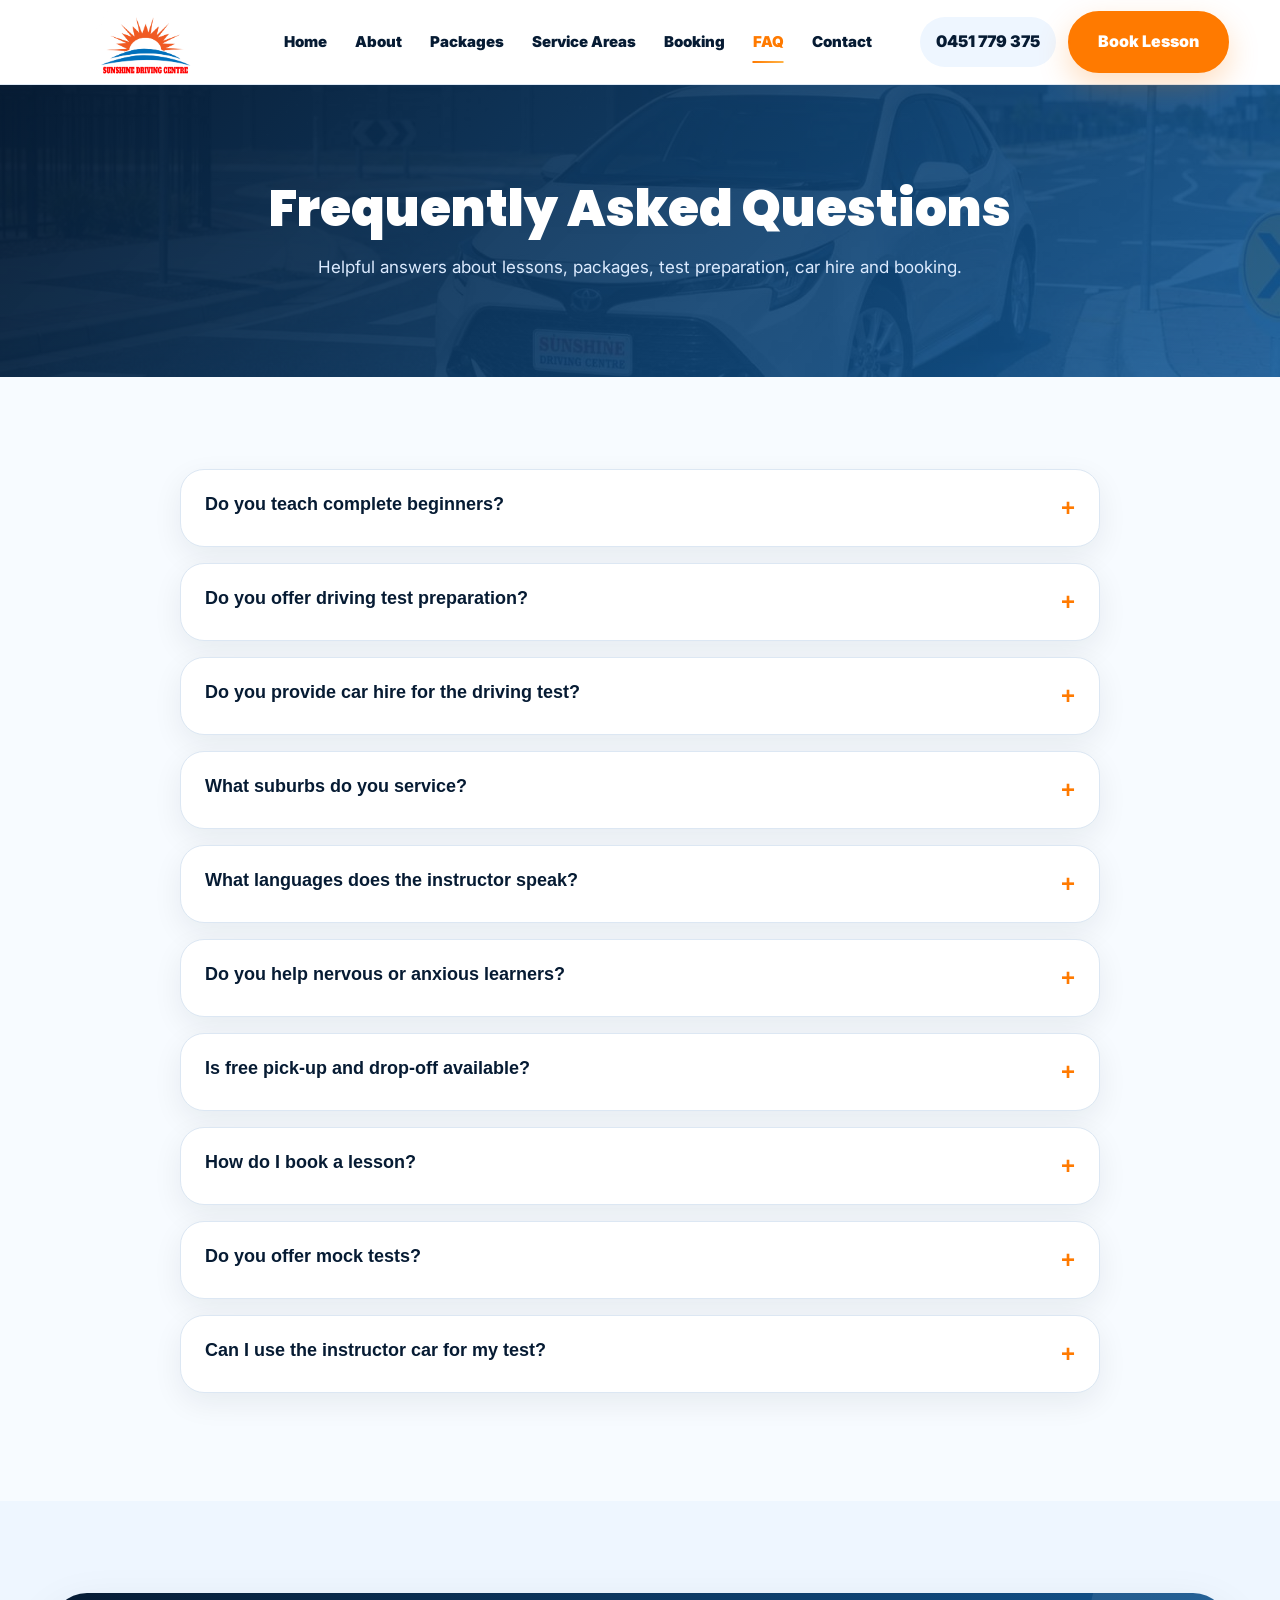
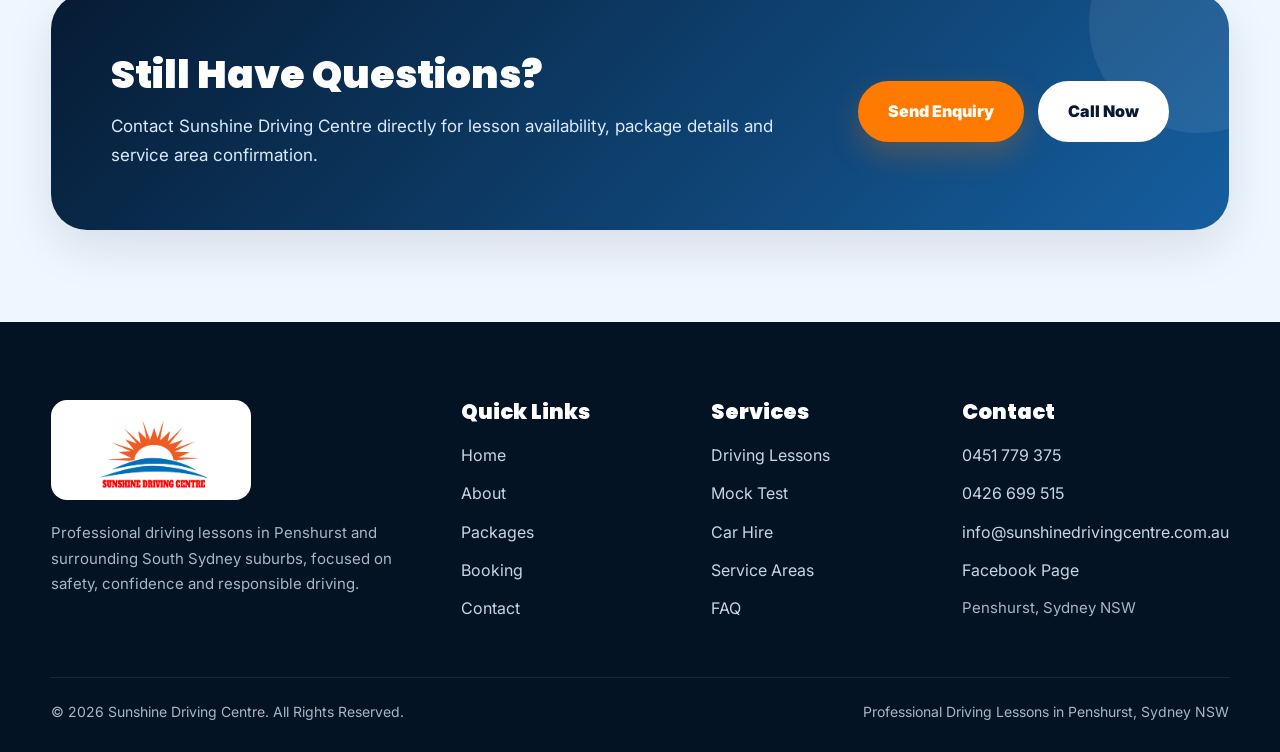
<file: faq.html>
<!DOCTYPE html>
<html lang="en">
<head>
    <meta charset="UTF-8">

    <meta name="viewport" content="width=device-width, initial-scale=1.0">

    <title>FAQ | Sunshine Driving Centre</title>

    <meta name="description" content="Frequently asked questions about driving lessons, lesson packages, mock tests, car hire, test preparation and service areas at Sunshine Driving Centre.">

    <link rel="icon" type="image/x-icon" href="favicon.ico">

    <link rel="stylesheet" href="css/style.css">
</head>

<body>

<header class="site-header">
    <div class="container">
        <nav class="navbar">
            <div class="logo">
                <a href="index.html">
                    <img src="images/logo.png" alt="Sunshine Driving Centre Logo">
                </a>
            </div>

            <div class="nav-links">
                <a href="index.html">Home</a>
                <a href="about.html">About</a>
                <a href="packages.html">Packages</a>
                <a href="service-areas.html">Service Areas</a>
                <a href="booking.html">Booking</a>
                <a href="faq.html" class="active">FAQ</a>
                <a href="contact.html">Contact</a>
            </div>

            <div class="header-actions">
                <a href="tel:0451779375" class="header-phone">0451 779 375</a>
                <a href="booking.html" class="btn">Book Lesson</a>
            </div>

            <button class="menu-btn" aria-label="Open menu">☰</button>
        </nav>

        <div class="mobile-menu">
            <a href="index.html">Home</a>
            <a href="about.html">About</a>
            <a href="packages.html">Packages</a>
            <a href="service-areas.html">Service Areas</a>
            <a href="booking.html">Booking</a>
            <a href="faq.html">FAQ</a>
            <a href="contact.html">Contact</a>
        </div>
    </div>
</header>

<section class="page-hero">
    <div class="container">
        <h1>Frequently Asked Questions</h1>
        <p>
            Helpful answers about lessons, packages, test preparation, car hire and booking.
        </p>
    </div>
</section>

<section>
    <div class="container">

        <div class="faq-list">

            <div class="faq-item">
                <button class="faq-question">
                    Do you teach complete beginners?
                    <span>+</span>
                </button>

                <div class="faq-answer">
                    <p>
                        Yes. Lessons are suitable for complete beginners, nervous learners and students who need calm step-by-step instruction.
                    </p>
                </div>
            </div>

            <div class="faq-item">
                <button class="faq-question">
                    Do you offer driving test preparation?
                    <span>+</span>
                </button>

                <div class="faq-answer">
                    <p>
                        Yes. Test preparation lessons and mock tests are available to help learners become more confident before their driving test.
                    </p>
                </div>
            </div>

            <div class="faq-item">
                <button class="faq-question">
                    Do you provide car hire for the driving test?
                    <span>+</span>
                </button>

                <div class="faq-answer">
                    <p>
                        Yes. Car hire is available for driving tests. There is also a car hire plus 1 hour lesson option.
                    </p>
                </div>
            </div>

            <div class="faq-item">
                <button class="faq-question">
                    What suburbs do you service?
                    <span>+</span>
                </button>

                <div class="faq-answer">
                    <p>
                        Sunshine Driving Centre services Penshurst, Hurstville, Rockdale, Mortdale, Peakhurst, Allawah, Carlton, Kogarah and nearby areas.
                    </p>
                </div>
            </div>

            <div class="faq-item">
                <button class="faq-question">
                    What languages does the instructor speak?
                    <span>+</span>
                </button>

                <div class="faq-answer">
                    <p>
                        The instructor speaks English, Nepali and Hindi fluently.
                    </p>
                </div>
            </div>

            <div class="faq-item">
                <button class="faq-question">
                    Do you help nervous or anxious learners?
                    <span>+</span>
                </button>

                <div class="faq-answer">
                    <p>
                        Yes. Lessons are calm, patient and supportive, especially for learners who feel nervous, timid or lack confidence.
                    </p>
                </div>
            </div>

            <div class="faq-item">
                <button class="faq-question">
                    Is free pick-up and drop-off available?
                    <span>+</span>
                </button>

                <div class="faq-answer">
                    <p>
                        Free pick-up and drop-off may be available in selected local service areas. Contact Sunshine Driving Centre to confirm your location.
                    </p>
                </div>
            </div>

            <div class="faq-item">
                <button class="faq-question">
                    How do I book a lesson?
                    <span>+</span>
                </button>

                <div class="faq-answer">
                    <p>
                        You can book by calling Sunshine Driving Centre, sending an enquiry through the contact form, or using online booking once the booking system is connected.
                    </p>
                </div>
            </div>

            <div class="faq-item">
                <button class="faq-question">
                    Do you offer mock tests?
                    <span>+</span>
                </button>

                <div class="faq-answer">
                    <p>
                        Yes. Mock tests are available to help learners understand test conditions, identify improvement areas and prepare more confidently.
                    </p>
                </div>
            </div>

            <div class="faq-item">
                <button class="faq-question">
                    Can I use the instructor car for my test?
                    <span>+</span>
                </button>

                <div class="faq-answer">
                    <p>
                        Yes. Car hire is available for driving tests. A car hire plus 1 hour lesson option is also available for test day preparation.
                    </p>
                </div>
            </div>

        </div>

    </div>
</section>

<section class="bg-light">
    <div class="container">
        <div class="cta">
            <div>
                <h2>Still Have Questions?</h2>

                <p>
                    Contact Sunshine Driving Centre directly for lesson availability, package details and service area confirmation.
                </p>
            </div>

            <div class="cta-actions">
                <a href="contact.html" class="btn">Send Enquiry</a>
                <a href="tel:0451779375" class="btn btn-light">Call Now</a>
            </div>
        </div>
    </div>
</section>

<footer class="footer">
    <div class="container">

        <div class="footer-grid">

            <div>
                <img src="images/logo.png" class="footer-logo" alt="Sunshine Driving Centre Logo">

                <p>
                    Professional driving lessons in Penshurst and surrounding South Sydney suburbs, focused on safety, confidence and responsible driving.
                </p>
            </div>

            <div>
                <h3>Quick Links</h3>

                <a href="index.html">Home</a>
                <a href="about.html">About</a>
                <a href="packages.html">Packages</a>
                <a href="booking.html">Booking</a>
                <a href="contact.html">Contact</a>
            </div>

            <div>
                <h3>Services</h3>

                <a href="packages.html">Driving Lessons</a>
                <a href="packages.html">Mock Test</a>
                <a href="packages.html">Car Hire</a>
                <a href="service-areas.html">Service Areas</a>
                <a href="faq.html">FAQ</a>
            </div>

            <div>
                <h3>Contact</h3>

                <a href="tel:0451779375">0451 779 375</a>
                <a href="tel:0426699515">0426 699 515</a>

                <a href="mailto:info@sunshinedrivingcentre.com.au">
                    info@sunshinedrivingcentre.com.au
                </a>

                <a href="https://www.facebook.com/people/Sunshine-Driving-Centre/61564765373700/" target="_blank" rel="noopener noreferrer">
                    Facebook Page
                </a>

                <p>Penshurst, Sydney NSW</p>
            </div>

        </div>

        <div class="footer-bottom">
            <p>© 2026 Sunshine Driving Centre. All Rights Reserved.</p>
            <p>Professional Driving Lessons in Penshurst, Sydney NSW</p>
        </div>

    </div>
</footer>

<div class="mobile-actions">
    <a href="tel:0451779375" class="call">Call Now</a>
    <a href="booking.html" class="book">Book Lesson</a>
</div>

<script src="js/script.js"></script>

</body>
</html>
</file>
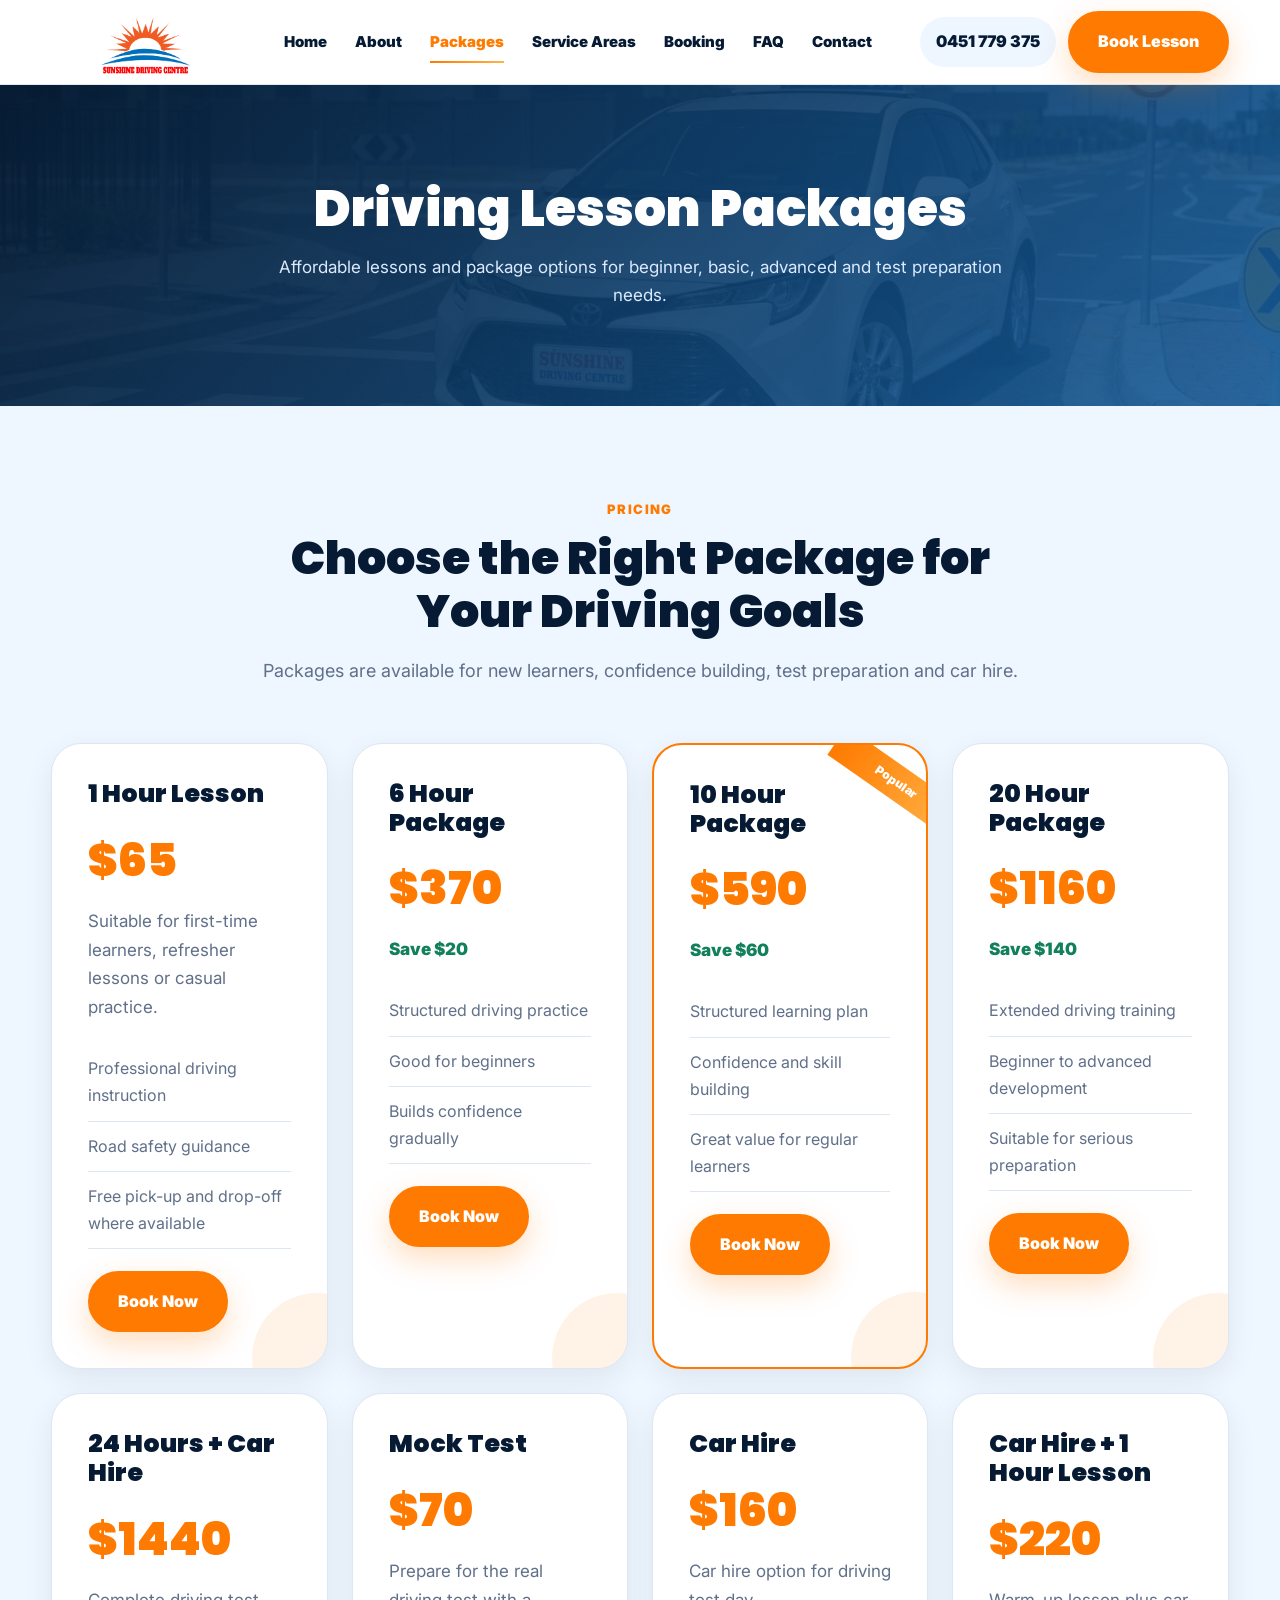
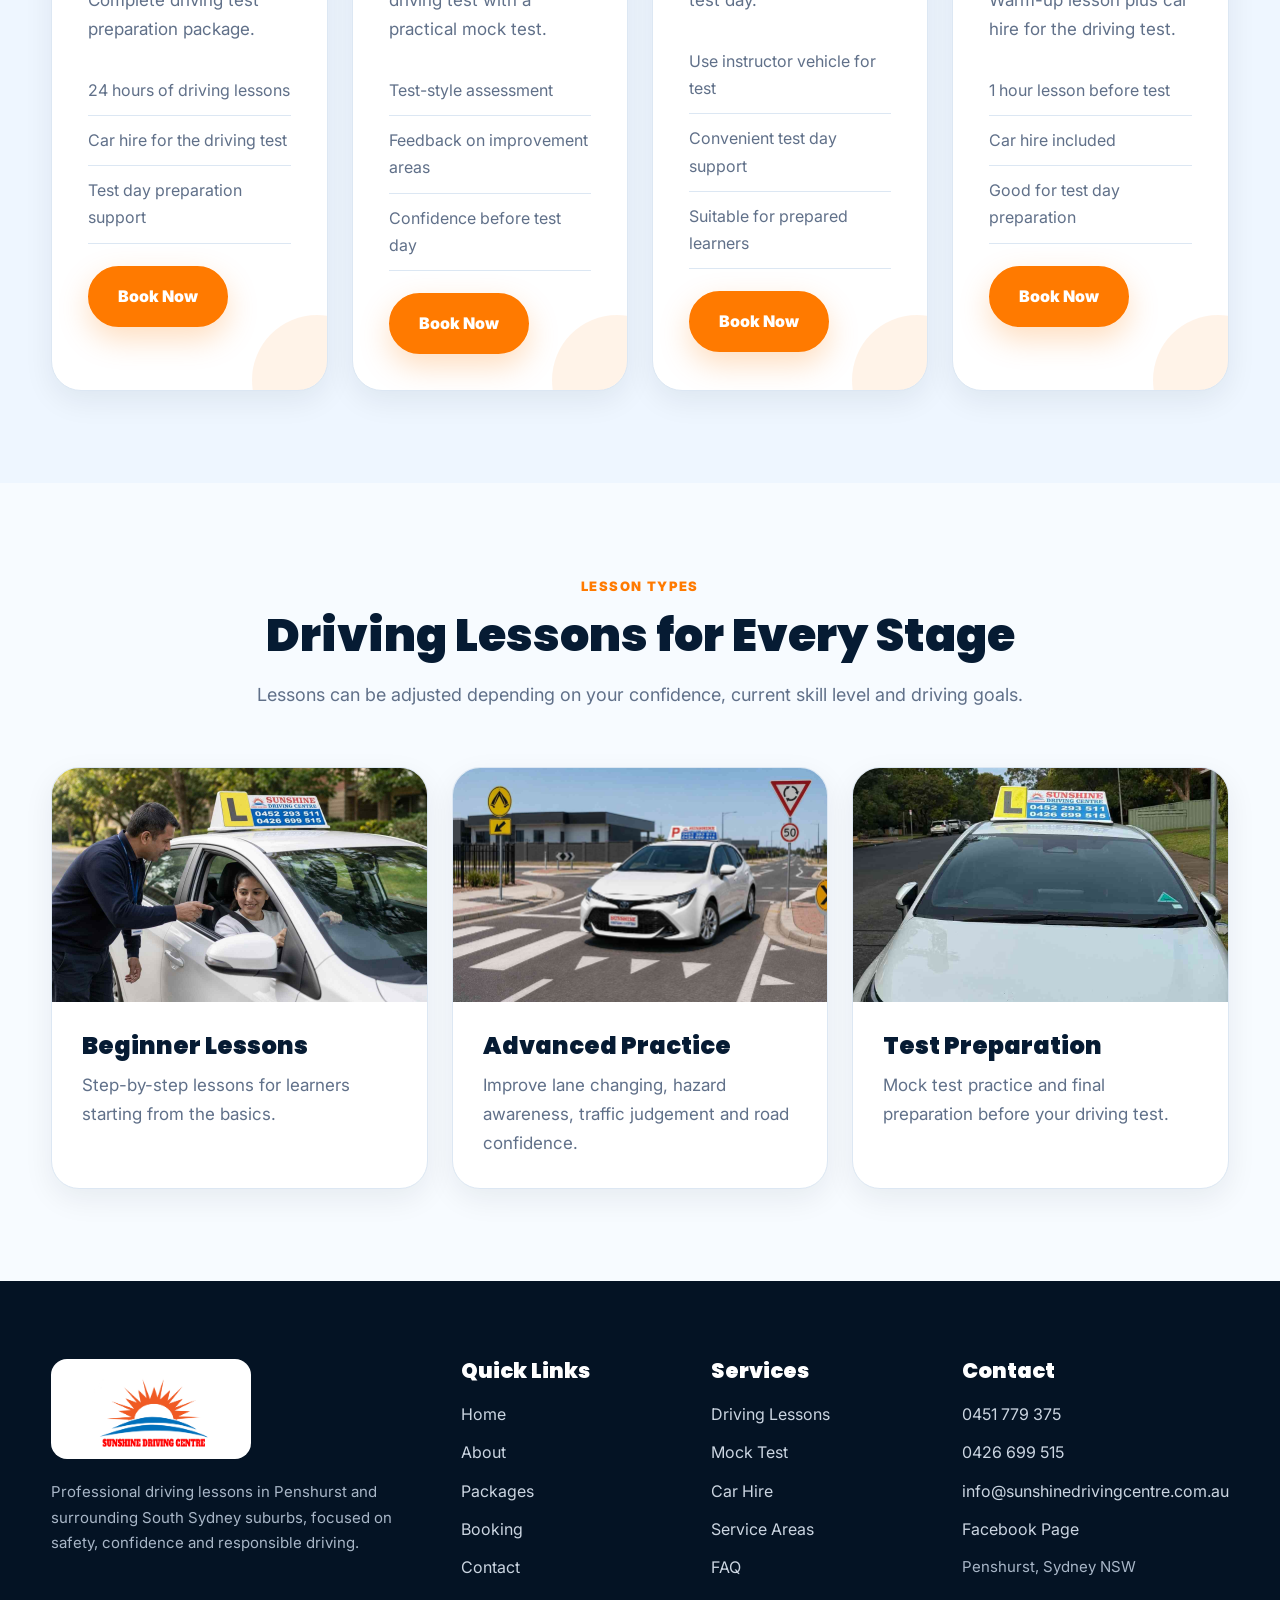
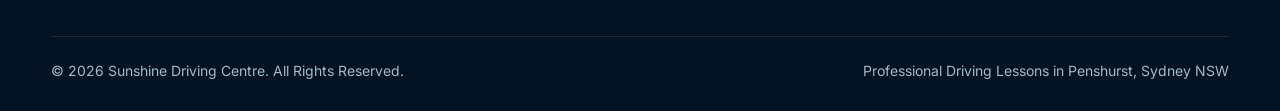
<file: packages.html>
<!DOCTYPE html>
<html lang="en">
<head>
    <meta charset="UTF-8">
    <meta name="viewport" content="width=device-width, initial-scale=1.0">
    <title>Driving Lesson Packages | Sunshine Driving Centre Penshurst</title>
    <meta name="description" content="Affordable driving lesson packages in Penshurst. 1 hour lesson, 6 hour package, 10 hour package, 20 hour package, mock test, car hire and test preparation.">
    <link rel="icon" type="image/x-icon" href="favicon.ico">

    <link rel="stylesheet" href="css/style.css">
</head>

<body>

<header class="site-header">
    <div class="container">
        <nav class="navbar">
            <div class="logo">
                <a href="index.html"><img src="images/logo.png" alt="Sunshine Driving Centre Logo"></a>
            </div>

            <div class="nav-links">
                <a href="index.html">Home</a>
                <a href="about.html">About</a>
                <a href="packages.html" class="active">Packages</a>
                <a href="service-areas.html">Service Areas</a>
                <a href="booking.html">Booking</a>
                <a href="faq.html">FAQ</a>
                <a href="contact.html">Contact</a>
            </div>

            <div class="header-actions">
                <a href="tel:0451779375" class="header-phone">0451 779 375</a>
                <a href="booking.html" class="btn">Book Lesson</a>
            </div>

            <button class="menu-btn" aria-label="Open menu">☰</button>
        </nav>

        <div class="mobile-menu">
            <a href="index.html">Home</a>
            <a href="about.html">About</a>
            <a href="packages.html">Packages</a>
            <a href="service-areas.html">Service Areas</a>
            <a href="booking.html">Booking</a>
            <a href="faq.html">FAQ</a>
            <a href="contact.html">Contact</a>
        </div>
    </div>
</header>

<section class="page-hero">
    <div class="container">
        <h1>Driving Lesson Packages</h1>
        <p>
            Affordable lessons and package options for beginner, basic, advanced and test preparation needs.
        </p>
    </div>
</section>

<section class="bg-light">
    <div class="container">
        <div class="section-title">
            <div class="small-title">Pricing</div>
            <h2>Choose the Right Package for Your Driving Goals</h2>
            <p>
                Packages are available for new learners, confidence building, test preparation and car hire.
            </p>
        </div>

        <div class="package-grid">
            <div class="package-card">
                <h3>1 Hour Lesson</h3>
                <div class="price">$65</div>
                <p>Suitable for first-time learners, refresher lessons or casual practice.</p>
                <ul>
                    <li>Professional driving instruction</li>
                    <li>Road safety guidance</li>
                    <li>Free pick-up and drop-off where available</li>
                </ul>
<a href="booking.html" class="btn">Book Now</a>
            </div>

            <div class="package-card">
                <h3>6 Hour Package</h3>
                <div class="price">$370</div>
                <p class="save">Save $20</p>
                <ul>
                    <li>Structured driving practice</li>
                    <li>Good for beginners</li>
                    <li>Builds confidence gradually</li>
                </ul>
<a href="booking.html" class="btn">Book Now</a>
            </div>

            <div class="package-card featured">
                <div class="ribbon">Popular</div>
                <h3>10 Hour Package</h3>
                <div class="price">$590</div>
                <p class="save">Save $60</p>
                <ul>
                    <li>Structured learning plan</li>
                    <li>Confidence and skill building</li>
                    <li>Great value for regular learners</li>
                </ul>
<a href="booking.html" class="btn">Book Now</a>
            </div>

            <div class="package-card">
                <h3>20 Hour Package</h3>
                <div class="price">$1160</div>
                <p class="save">Save $140</p>
                <ul>
                    <li>Extended driving training</li>
                    <li>Beginner to advanced development</li>
                    <li>Suitable for serious preparation</li>
                </ul>
<a href="booking.html" class="btn">Book Now</a>
            </div>

            <div class="package-card">
                <h3>24 Hours + Car Hire</h3>
                <div class="price">$1440</div>
                <p>Complete driving test preparation package.</p>
                <ul>
                    <li>24 hours of driving lessons</li>
                    <li>Car hire for the driving test</li>
                    <li>Test day preparation support</li>
                </ul>
<a href="booking.html" class="btn">Book Now</a>
            </div>

            <div class="package-card">
                <h3>Mock Test</h3>
                <div class="price">$70</div>
                <p>Prepare for the real driving test with a practical mock test.</p>
                <ul>
                    <li>Test-style assessment</li>
                    <li>Feedback on improvement areas</li>
                    <li>Confidence before test day</li>
                </ul>
<a href="booking.html" class="btn">Book Now</a>
            </div>

            <div class="package-card">
                <h3>Car Hire</h3>
                <div class="price">$160</div>
                <p>Car hire option for driving test day.</p>
                <ul>
                    <li>Use instructor vehicle for test</li>
                    <li>Convenient test day support</li>
                    <li>Suitable for prepared learners</li>
                </ul>
<a href="booking.html" class="btn">Book Now</a>
            </div>

            <div class="package-card">
                <h3>Car Hire + 1 Hour Lesson</h3>
                <div class="price">$220</div>
                <p>Warm-up lesson plus car hire for the driving test.</p>
                <ul>
                    <li>1 hour lesson before test</li>
                    <li>Car hire included</li>
                    <li>Good for test day preparation</li>
                </ul>
<a href="booking.html" class="btn">Book Now</a>
            </div>
        </div>
    </div>
</section>

<section>
    <div class="container">
        <div class="section-title">
            <div class="small-title">Lesson Types</div>
            <h2>Driving Lessons for Every Stage</h2>
            <p>
                Lessons can be adjusted depending on your confidence, current skill level and driving goals.
            </p>
        </div>

        <div class="service-grid">
            <div class="service-card">
                <img src="images/lesson-beginner.jpg" alt="Beginner driving lessons">
<div class="service-card-content">
                    <h3>Beginner Lessons</h3>
                    <p>Step-by-step lessons for learners starting from the basics.</p>
                </div>
            </div>

            <div class="service-card">
                <img src="images/road-safety.jpg" alt="Road safety driving lesson">
<div class="service-card-content">
                    <h3>Advanced Practice</h3>
                    <p>Improve lane changing, hazard awareness, traffic judgement and road confidence.</p>
                </div>
            </div>

            <div class="service-card">
                <img src="images/lesson-test.jpg" alt="Driving test preparation">
<div class="service-card-content">
                    <h3>Test Preparation</h3>
                    <p>Mock test practice and final preparation before your driving test.</p>
                </div>
            </div>
        </div>
    </div>
</section>

<footer class="footer">
    <div class="container">
        <div class="footer-grid">
            <div>
                <img src="images/logo.png" class="footer-logo" alt="Sunshine Driving Centre Logo">
                <p>Professional driving lessons in Penshurst and surrounding South Sydney suburbs, focused on safety, confidence and responsible driving.</p>
            </div>

            <div>
                <h3>Quick Links</h3>
                <a href="index.html">Home</a>
                <a href="about.html">About</a>
                <a href="packages.html">Packages</a>
                <a href="booking.html">Booking</a>
                <a href="contact.html">Contact</a>
            </div>

            <div>
                <h3>Services</h3>
                <a href="packages.html">Driving Lessons</a>
                <a href="packages.html">Mock Test</a>
                <a href="packages.html">Car Hire</a>
                <a href="service-areas.html">Service Areas</a>
                <a href="faq.html">FAQ</a>
            </div>

            <div>
                <h3>Contact</h3>
                <a href="tel:0451779375">0451 779 375</a>
                <a href="tel:0426699515">0426 699 515</a>
                <a href="mailto:info@sunshinedrivingcentre.com.au">info@sunshinedrivingcentre.com.au</a>
                <a href="https://www.facebook.com/people/Sunshine-Driving-Centre/61564765373700/" target="_blank" rel="noopener noreferrer">Facebook Page</a>
                <p>Penshurst, Sydney NSW</p>
            </div>
        </div>

        <div class="footer-bottom">
            <p>© 2026 Sunshine Driving Centre. All Rights Reserved.</p>
            <p>Professional Driving Lessons in Penshurst, Sydney NSW</p>
        </div>
    </div>
</footer>

<div class="mobile-actions">
    <a href="tel:0451779375" class="call">Call Now</a>
    <a href="booking.html" class="book">Book Lesson</a>
</div>

<script src="js/script.js"></script>

</body>
</html>
</file>
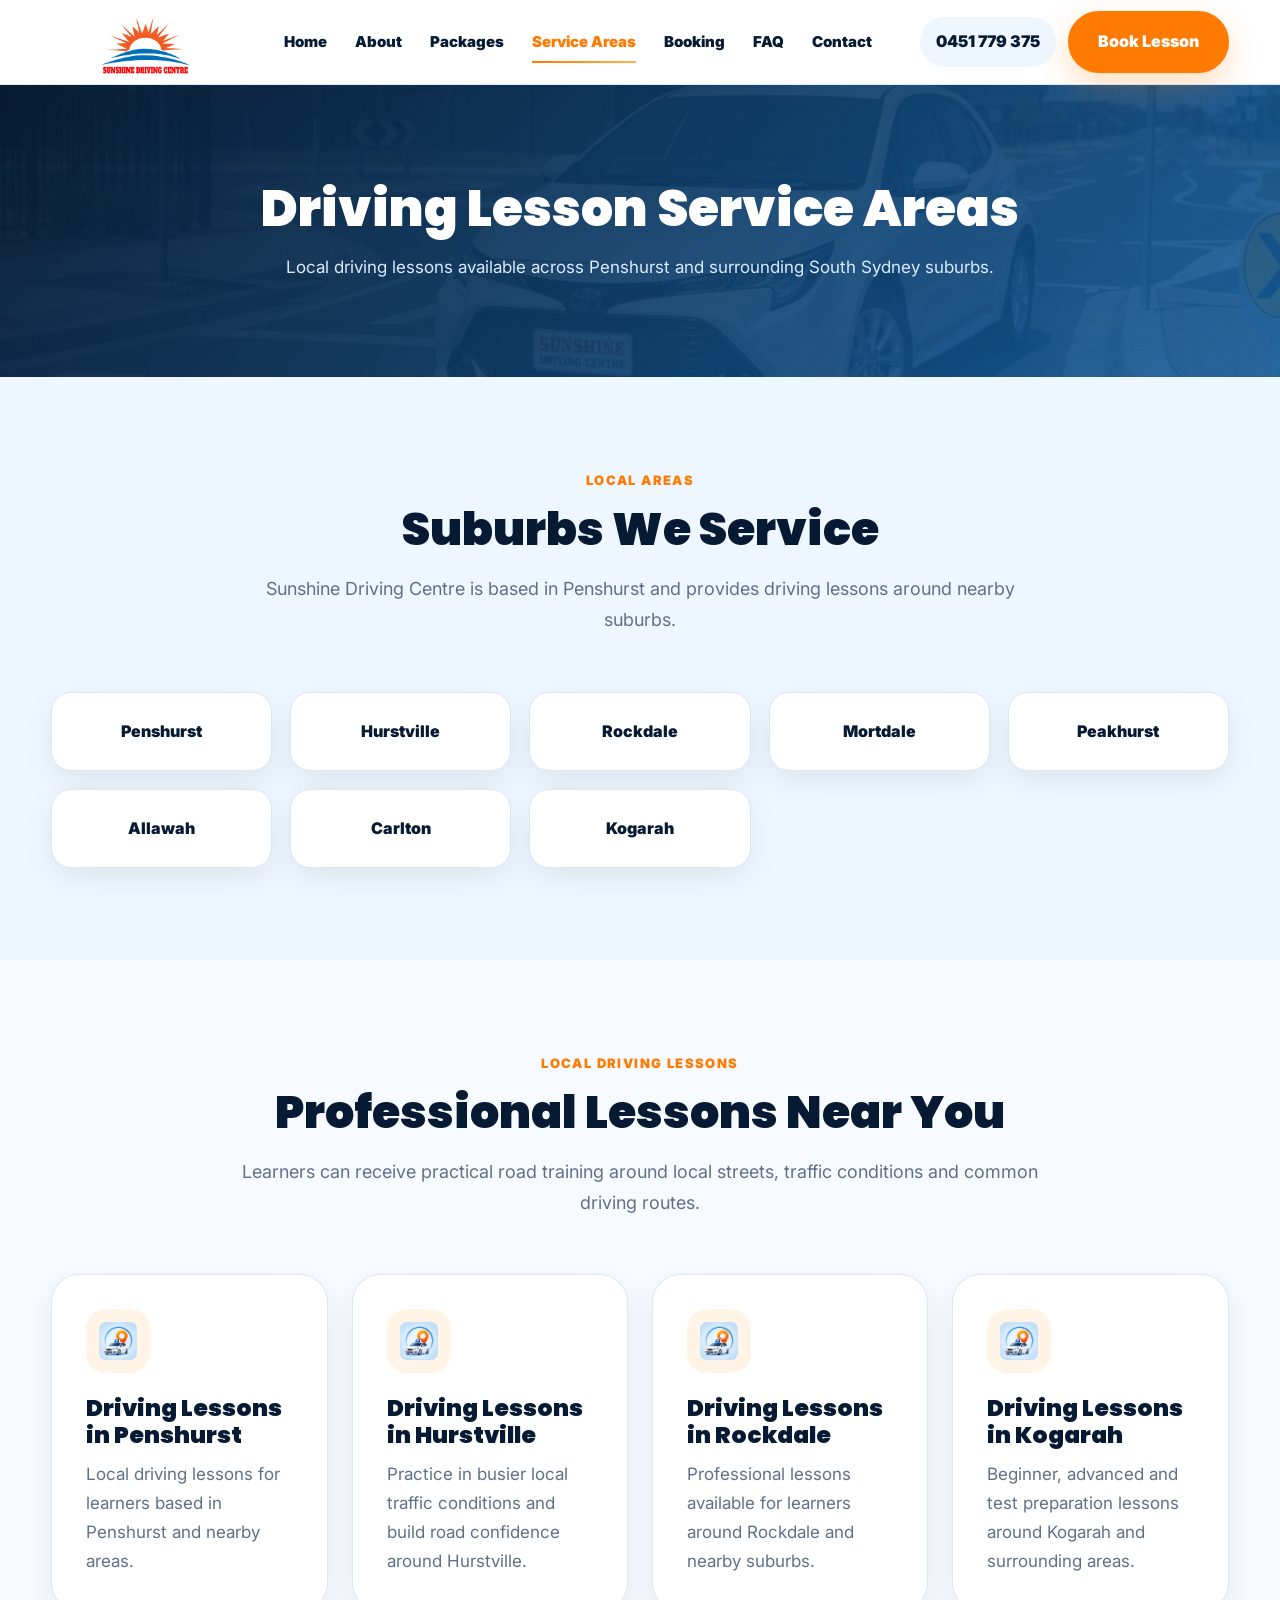
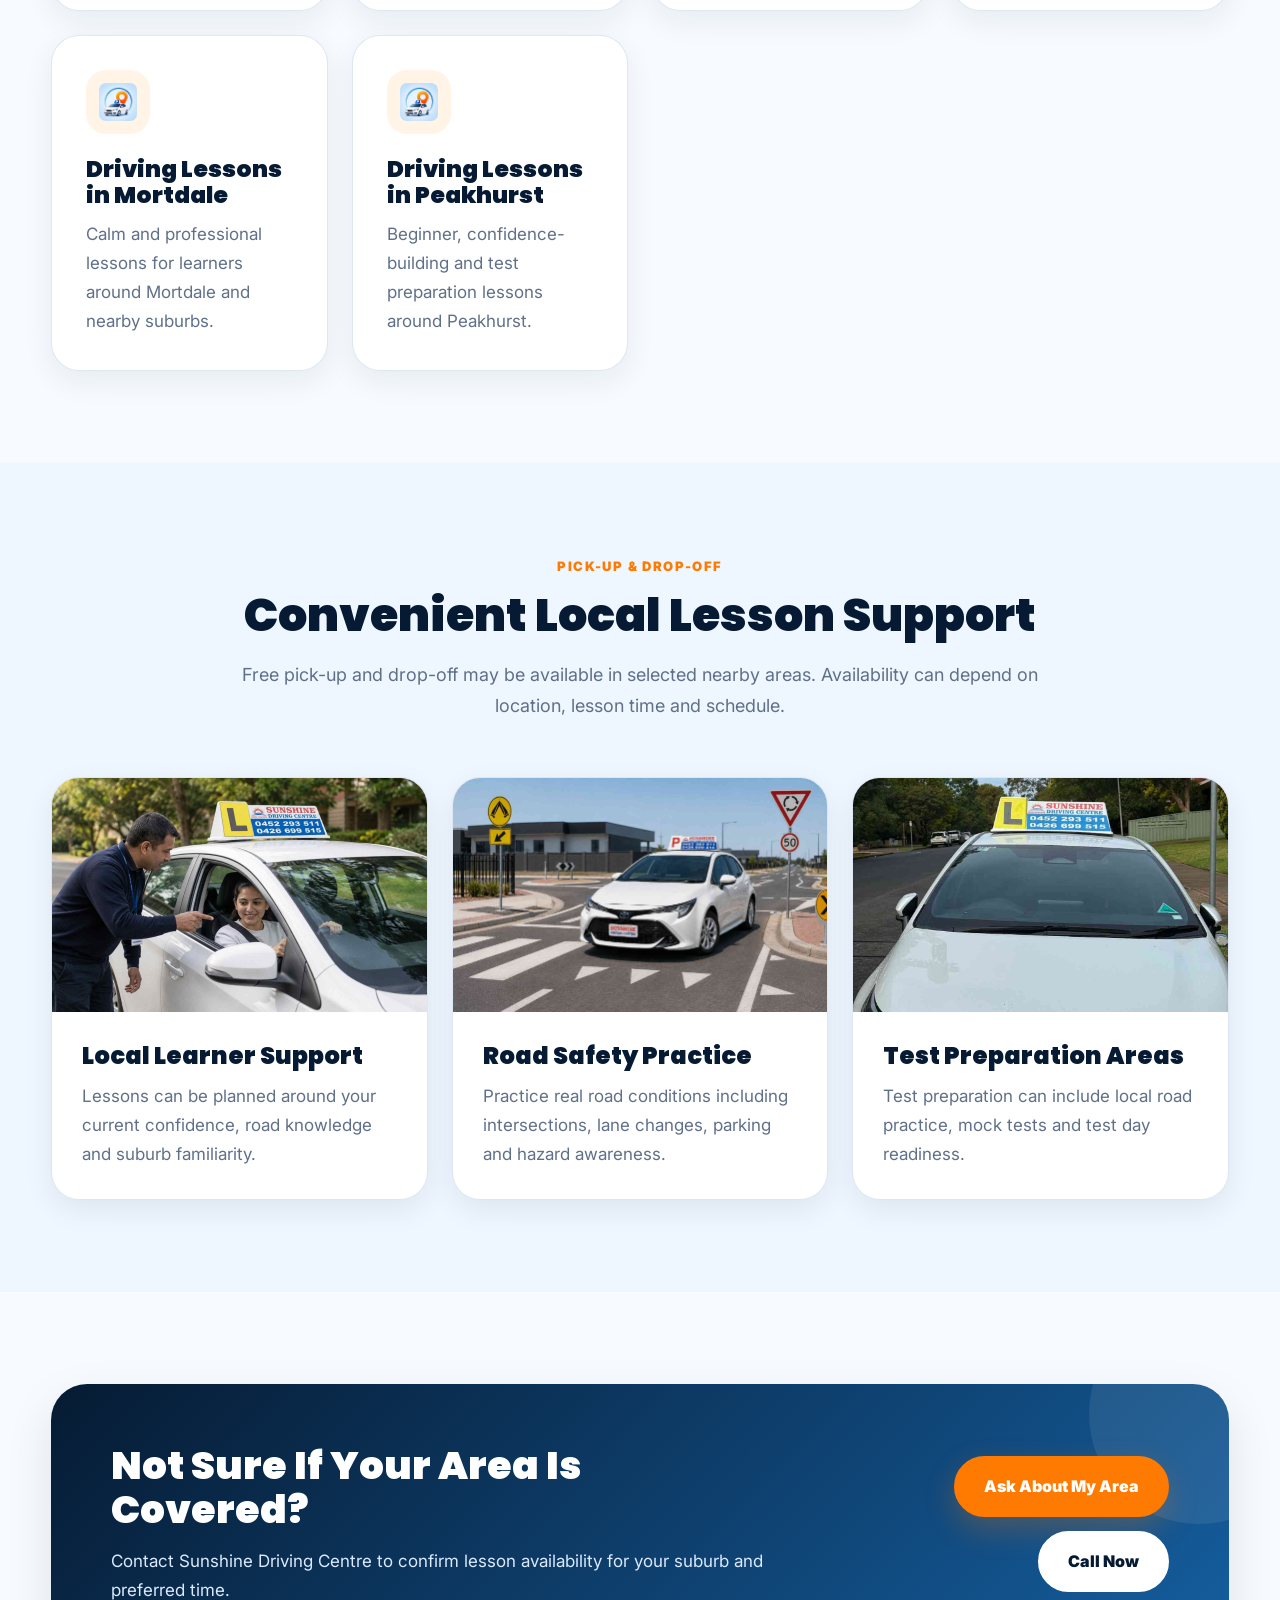
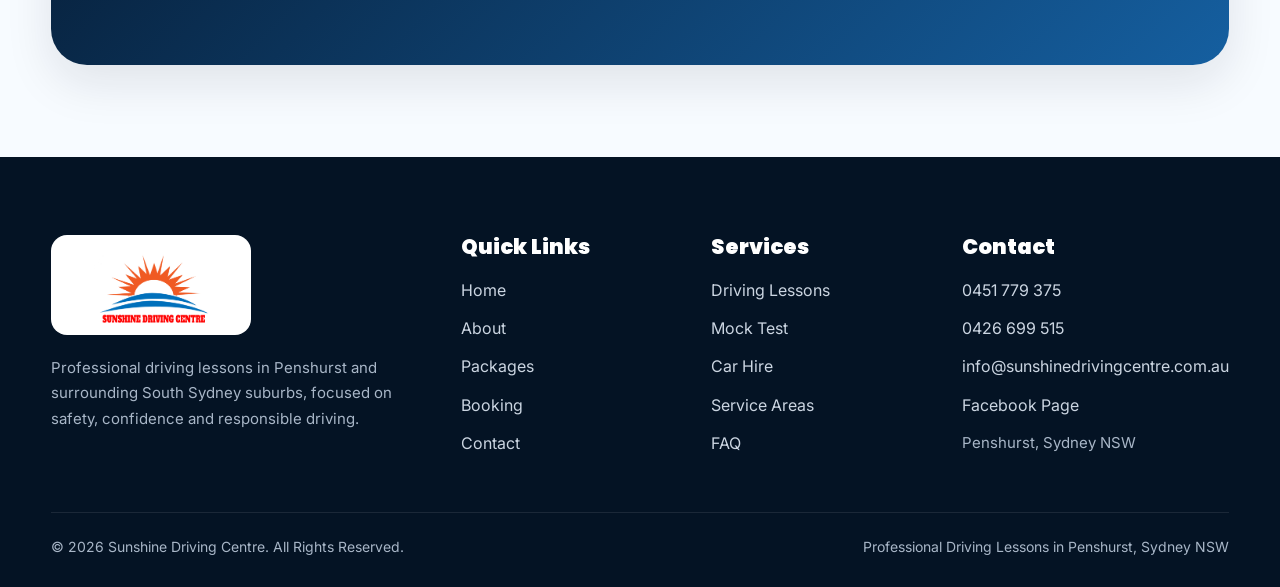
<file: service-areas.html>
<!DOCTYPE html>
<html lang="en">
<head>
    <meta charset="UTF-8">

    <meta name="viewport" content="width=device-width, initial-scale=1.0">

    <title>Driving Lessons Service Areas | Penshurst, Hurstville, Rockdale</title>

    <meta name="description" content="Sunshine Driving Centre provides driving lessons in Penshurst, Hurstville, Rockdale, Mortdale, Peakhurst, Allawah, Carlton and Kogarah.">

    <link rel="icon" type="image/x-icon" href="favicon.ico">

    <link rel="stylesheet" href="css/style.css">
</head>

<body>

<header class="site-header">
    <div class="container">
        <nav class="navbar">
            <div class="logo">
                <a href="index.html">
                    <img src="images/logo.png" alt="Sunshine Driving Centre Logo">
                </a>
            </div>

            <div class="nav-links">
                <a href="index.html">Home</a>
                <a href="about.html">About</a>
                <a href="packages.html">Packages</a>
                <a href="service-areas.html" class="active">Service Areas</a>
                <a href="booking.html">Booking</a>
                <a href="faq.html">FAQ</a>
                <a href="contact.html">Contact</a>
            </div>

            <div class="header-actions">
                <a href="tel:0451779375" class="header-phone">0451 779 375</a>
                <a href="booking.html" class="btn">Book Lesson</a>
            </div>

            <button class="menu-btn" aria-label="Open menu">☰</button>
        </nav>

        <div class="mobile-menu">
            <a href="index.html">Home</a>
            <a href="about.html">About</a>
            <a href="packages.html">Packages</a>
            <a href="service-areas.html">Service Areas</a>
            <a href="booking.html">Booking</a>
            <a href="faq.html">FAQ</a>
            <a href="contact.html">Contact</a>
        </div>
    </div>
</header>

<section class="page-hero">
    <div class="container">
        <h1>Driving Lesson Service Areas</h1>
        <p>
            Local driving lessons available across Penshurst and surrounding South Sydney suburbs.
        </p>
    </div>
</section>

<section class="bg-light">
    <div class="container">

        <div class="section-title">
            <div class="small-title">Local Areas</div>

            <h2>Suburbs We Service</h2>

            <p>
                Sunshine Driving Centre is based in Penshurst and provides driving lessons around nearby suburbs.
            </p>
        </div>

        <div class="area-grid">
            <div class="area-box">Penshurst</div>
            <div class="area-box">Hurstville</div>
            <div class="area-box">Rockdale</div>
            <div class="area-box">Mortdale</div>
            <div class="area-box">Peakhurst</div>
            <div class="area-box">Allawah</div>
            <div class="area-box">Carlton</div>
            <div class="area-box">Kogarah</div>
        </div>

    </div>
</section>

<section>
    <div class="container">

        <div class="section-title">
            <div class="small-title">Local Driving Lessons</div>

            <h2>Professional Lessons Near You</h2>

            <p>
                Learners can receive practical road training around local streets, traffic conditions and common driving routes.
            </p>
        </div>

        <div class="cards">

            <div class="card">
                <img src="images/icon-pickup.png" class="card-icon" alt="Penshurst driving lessons icon">
<h3>Driving Lessons in Penshurst</h3>
                <p>
                    Local driving lessons for learners based in Penshurst and nearby areas.
                </p>
            </div>

            <div class="card">
                <img src="images/icon-pickup.png" class="card-icon" alt="Hurstville driving lessons icon">
<h3>Driving Lessons in Hurstville</h3>
                <p>
                    Practice in busier local traffic conditions and build road confidence around Hurstville.
                </p>
            </div>

            <div class="card">
                <img src="images/icon-pickup.png" class="card-icon" alt="Rockdale driving lessons icon">
<h3>Driving Lessons in Rockdale</h3>
                <p>
                    Professional lessons available for learners around Rockdale and nearby suburbs.
                </p>
            </div>

            <div class="card">
                <img src="images/icon-pickup.png" class="card-icon" alt="Kogarah driving lessons icon">
<h3>Driving Lessons in Kogarah</h3>
                <p>
                    Beginner, advanced and test preparation lessons around Kogarah and surrounding areas.
                </p>
            </div>

            <div class="card">
                <img src="images/icon-pickup.png" class="card-icon" alt="Mortdale driving lessons icon">
<h3>Driving Lessons in Mortdale</h3>
                <p>
                    Calm and professional lessons for learners around Mortdale and nearby suburbs.
                </p>
            </div>

            <div class="card">
                <img src="images/icon-pickup.png" class="card-icon" alt="Peakhurst driving lessons icon">
<h3>Driving Lessons in Peakhurst</h3>
                <p>
                    Beginner, confidence-building and test preparation lessons around Peakhurst.
                </p>
            </div>

        </div>

    </div>
</section>

<section class="bg-light">
    <div class="container">

        <div class="section-title">
            <div class="small-title">Pick-Up & Drop-Off</div>

            <h2>Convenient Local Lesson Support</h2>

            <p>
                Free pick-up and drop-off may be available in selected nearby areas. Availability can depend on location, lesson time and schedule.
            </p>
        </div>

        <div class="service-grid">

            <div class="service-card">
                <img src="images/lesson-beginner.jpg" alt="Local beginner driving lesson">
<div class="service-card-content">
                    <h3>Local Learner Support</h3>
                    <p>
                        Lessons can be planned around your current confidence, road knowledge and suburb familiarity.
                    </p>
                </div>
            </div>

            <div class="service-card">
                <img src="images/road-safety.jpg" alt="Safe road training">
<div class="service-card-content">
                    <h3>Road Safety Practice</h3>
                    <p>
                        Practice real road conditions including intersections, lane changes, parking and hazard awareness.
                    </p>
                </div>
            </div>

            <div class="service-card">
                <img src="images/lesson-test.jpg" alt="Driving test preparation service area">
<div class="service-card-content">
                    <h3>Test Preparation Areas</h3>
                    <p>
                        Test preparation can include local road practice, mock tests and test day readiness.
                    </p>
                </div>
            </div>

        </div>

    </div>
</section>

<section>
    <div class="container">
        <div class="cta">
            <div>
                <h2>Not Sure If Your Area Is Covered?</h2>
                <p>
                    Contact Sunshine Driving Centre to confirm lesson availability for your suburb and preferred time.
                </p>
            </div>

            <div class="cta-actions">
                <a href="contact.html" class="btn">Ask About My Area</a>
                <a href="tel:0451779375" class="btn btn-light">Call Now</a>
            </div>
        </div>
    </div>
</section>

<footer class="footer">
    <div class="container">

        <div class="footer-grid">

            <div>
                <img src="images/logo.png" class="footer-logo" alt="Sunshine Driving Centre Logo">

                <p>
                    Professional driving lessons in Penshurst and surrounding South Sydney suburbs, focused on safety, confidence and responsible driving.
                </p>
            </div>

            <div>
                <h3>Quick Links</h3>

                <a href="index.html">Home</a>
                <a href="about.html">About</a>
                <a href="packages.html">Packages</a>
                <a href="booking.html">Booking</a>
                <a href="contact.html">Contact</a>
            </div>

            <div>
                <h3>Services</h3>

                <a href="packages.html">Driving Lessons</a>
                <a href="packages.html">Mock Test</a>
                <a href="packages.html">Car Hire</a>
                <a href="service-areas.html">Service Areas</a>
                <a href="faq.html">FAQ</a>
            </div>

            <div>
                <h3>Contact</h3>

                <a href="tel:0451779375">0451 779 375</a>
                <a href="tel:0426699515">0426 699 515</a>

                <a href="mailto:info@sunshinedrivingcentre.com.au">
                    info@sunshinedrivingcentre.com.au
                </a>

                <a href="https://www.facebook.com/people/Sunshine-Driving-Centre/61564765373700/" target="_blank" rel="noopener noreferrer">
                    Facebook Page
                </a>

                <p>Penshurst, Sydney NSW</p>
            </div>

        </div>

        <div class="footer-bottom">
            <p>© 2026 Sunshine Driving Centre. All Rights Reserved.</p>
            <p>Professional Driving Lessons in Penshurst, Sydney NSW</p>
        </div>

    </div>
</footer>

<div class="mobile-actions">
    <a href="tel:0451779375" class="call">Call Now</a>
    <a href="booking.html" class="book">Book Lesson</a>
</div>

<script src="js/script.js"></script>

</body>
</html>
</file>
<file: css/style.css>
@import url('https://fonts.googleapis.com/css2?family=Inter:wght@300;400;500;600;700;800;900&family=Poppins:wght@500;600;700;800;900&display=swap');

:root{
    --navy:#061b33;
    --navy-2:#0d3159;
    --blue:#155fa0;
    --orange:#ff7a00;
    --orange-dark:#e66d00;
    --gold:#ffb347;
    --white:#ffffff;
    --bg:#f7fbff;
    --light:#eef6ff;
    --cream:#fff4e6;
    --text:#172033;
    --muted:#607089;
    --border:#dce7f3;
    --green:#12805c;
    --shadow:0 18px 48px rgba(15,23,42,0.10);
    --shadow-soft:0 10px 30px rgba(15,23,42,0.07);
}

*{
    margin:0;
    padding:0;
    box-sizing:border-box;
}

html{
    scroll-behavior:smooth;
}

body{
    font-family:'Inter',sans-serif;
    background:var(--bg);
    color:var(--text);
    line-height:1.7;
    overflow-x:hidden;
}

img{
    max-width:100%;
    display:block;
}

a{
    text-decoration:none;
}

ul{
    list-style:none;
}

.container{
    width:92%;
    max-width:1220px;
    margin:auto;
}

section{
    padding:92px 0;
}

h1,h2,h3,h4{
    font-family:'Poppins',sans-serif;
    line-height:1.15;
    color:var(--navy);
}

p{
    color:var(--muted);
    font-size:17px;
}

/* BUTTONS */

.btn{
    display:inline-flex;
    align-items:center;
    justify-content:center;
    padding:15px 28px;
    border-radius:999px;
    background:var(--orange);
    color:var(--white);
    font-weight:900;
    border:2px solid var(--orange);
    box-shadow:0 12px 30px rgba(255,122,0,0.25);
    transition:0.3s ease;
}

.btn:hover{
    background:var(--orange-dark);
    border-color:var(--orange-dark);
    transform:translateY(-3px);
}

.btn-dark{
    background:var(--navy);
    border-color:var(--navy);
    box-shadow:0 12px 30px rgba(6,27,51,0.22);
}

.btn-dark:hover{
    background:#02101f;
    border-color:#02101f;
}

.btn-outline{
    background:transparent;
    color:var(--white);
    border-color:rgba(255,255,255,0.75);
    box-shadow:none;
}

.btn-outline:hover{
    background:var(--white);
    color:var(--navy);
    border-color:var(--white);
}

.btn-light{
    background:var(--white);
    color:var(--navy);
    border-color:var(--white);
    box-shadow:none;
}

.small-title{
    color:var(--orange);
    font-weight:900;
    text-transform:uppercase;
    letter-spacing:1.4px;
    font-size:13px;
    margin-bottom:12px;
}

/* HEADER */

.site-header{
    position:sticky;
    top:0;
    z-index:1000;
    background:rgba(255,255,255,0.98);
    backdrop-filter:blur(18px);
    border-bottom:1px solid rgba(220,231,243,0.9);
    transition:0.3s ease;
}

.site-header.scrolled{
    box-shadow:0 10px 32px rgba(15,23,42,0.08);
}

.navbar{
    min-height:84px;
    display:flex;
    align-items:center;
    justify-content:space-between;
    gap:22px;
}

.logo img{
    width:184px;
    height:auto;
    max-height:70px;
    object-fit:contain;
}

.nav-links{
    display:flex;
    align-items:center;
    gap:28px;
}

.nav-links a{
    color:var(--navy);
    font-size:15px;
    font-weight:900;
    position:relative;
    padding:8px 0;
}

.nav-links a::after{
    content:"";
    position:absolute;
    left:50%;
    bottom:0;
    width:0;
    height:2px;
    background:linear-gradient(90deg,var(--orange),var(--gold));
    transform:translateX(-50%);
    transition:0.25s ease;
}

.nav-links a:hover,
.nav-links a.active{
    color:var(--orange);
}

.nav-links a:hover::after,
.nav-links a.active::after{
    width:100%;
}

.header-actions{
    display:flex;
    align-items:center;
    gap:12px;
}

.header-phone{
    color:var(--navy);
    font-weight:900;
    padding:11px 16px;
    background:var(--light);
    border-radius:999px;
    transition:0.3s ease;
}

.header-phone:hover{
    background:var(--cream);
    color:var(--orange-dark);
}

.menu-btn{
    display:none;
    width:46px;
    height:46px;
    border:none;
    background:var(--navy);
    color:var(--white);
    border-radius:14px;
    font-size:24px;
    cursor:pointer;
}

.mobile-menu{
    display:none;
    padding:0 0 22px;
}

.mobile-menu a{
    display:block;
    color:var(--navy);
    font-weight:900;
    padding:14px 0;
    border-bottom:1px solid var(--border);
}

.mobile-menu a:hover{
    color:var(--orange);
}

.mobile-menu.active{
    display:block;
}

/* HERO IMAGE / BACKGROUND */

.hero{
    min-height:calc(100vh - 84px);
    display:flex;
    align-items:center;
    background:
    linear-gradient(90deg,rgba(6,27,51,0.94),rgba(6,27,51,0.72),rgba(6,27,51,0.25)),
    url('../images/hero-driving.jpg') center/cover no-repeat;
}

.hero-content{
    max-width:780px;
    padding:80px 0;
}

.kicker{
    display:inline-flex;
    background:rgba(255,255,255,0.14);
    border:1px solid rgba(255,255,255,0.22);
    color:var(--white);
    padding:10px 18px;
    border-radius:999px;
    font-size:14px;
    font-weight:900;
    letter-spacing:0.3px;
    margin-bottom:24px;
}

.hero h1{
    color:var(--white);
    font-size:66px;
    font-weight:900;
    margin-bottom:24px;
}

.hero p{
    color:#dbeafe;
    max-width:700px;
    font-size:20px;
    margin-bottom:34px;
}

.hero-buttons{
    display:flex;
    gap:15px;
    flex-wrap:wrap;
}

.hero-highlights{
    display:grid;
    grid-template-columns:repeat(3,1fr);
    gap:16px;
    margin-top:44px;
}

.highlight-box{
    background:rgba(255,255,255,0.13);
    border:1px solid rgba(255,255,255,0.18);
    backdrop-filter:blur(8px);
    border-radius:22px;
    padding:20px;
    transition:0.3s ease;
}

.highlight-box:hover{
    background:rgba(255,255,255,0.2);
    transform:translateY(-5px);
}

.highlight-box strong{
    display:block;
    color:var(--white);
    font-size:30px;
    font-family:'Poppins',sans-serif;
    font-weight:900;
}

.highlight-box span{
    color:#cbd5e1;
    font-size:14px;
    font-weight:700;
}

/* PAGE HERO */

.page-hero{
    background:
    linear-gradient(135deg,rgba(6,27,51,0.97),rgba(21,95,160,0.88)),
    url('../images/road-safety.jpg') center/cover no-repeat;
    padding:96px 0;
    text-align:center;
}

.page-hero h1{
    color:var(--white);
    font-size:50px;
    font-weight:900;
    margin-bottom:14px;
}

.page-hero p{
    color:#dbeafe;
    max-width:760px;
    margin:auto;
}

/* SECTION TITLES */

.section-title{
    text-align:center;
    max-width:800px;
    margin:0 auto 56px;
}

.section-title h2{
    font-size:46px;
    font-weight:900;
    margin-bottom:18px;
}

.section-title p{
    font-size:18px;
}

/* ICON CARDS */

.cards{
    display:grid;
    grid-template-columns:repeat(auto-fit,minmax(250px,1fr));
    gap:24px;
}

.card{
    background:var(--white);
    padding:34px;
    border-radius:28px;
    border:1px solid rgba(220,231,243,0.95);
    box-shadow:var(--shadow-soft);
    transition:0.3s ease;
    position:relative;
    overflow:hidden;
}

.card::before{
    content:"";
    position:absolute;
    left:0;
    top:0;
    height:5px;
    width:100%;
    background:linear-gradient(90deg,var(--orange),var(--gold));
    transform:scaleX(0);
    transform-origin:left;
    transition:0.3s ease;
}

.card:hover{
    transform:translateY(-8px);
    box-shadow:var(--shadow);
}

.card:hover::before{
    transform:scaleX(1);
}

/* ICON IMAGE SIZE CONTROL */

.card-icon{
    width:64px;
    height:64px;
    aspect-ratio:1 / 1;
    border-radius:20px;
    padding:13px;
    background:var(--cream);
    margin-bottom:22px;
    object-fit:contain;
}

.card h3{
    font-size:23px;
    font-weight:900;
    margin-bottom:12px;
}

/* SERVICE IMAGE CARDS */

.bg-light{
    background:var(--light);
}

.service-grid{
    display:grid;
    grid-template-columns:repeat(auto-fit,minmax(260px,1fr));
    gap:24px;
}

.service-card{
    background:var(--white);
    border-radius:28px;
    overflow:hidden;
    border:1px solid var(--border);
    box-shadow:var(--shadow-soft);
    transition:0.3s ease;
}

.service-card:hover{
    transform:translateY(-8px);
    box-shadow:var(--shadow);
}

/* IMPORTANT: SERVICE IMAGE RATIO */
.service-card img{
    width:100%;
    aspect-ratio:16 / 10;
    height:auto;
    object-fit:cover;
    object-position:center;
}

.service-card-content{
    padding:30px;
}

.service-card h3{
    font-size:24px;
    font-weight:900;
    margin-bottom:12px;
}

/* SPLIT SECTIONS */

.split{
    display:grid;
    grid-template-columns:1fr 1fr;
    gap:58px;
    align-items:center;
}

/* IMPORTANT: INSTRUCTOR / ABOUT IMAGE RATIO */
.split-image{
    width:100%;
}

.split-image img{
    width:100%;
    aspect-ratio:4 / 5;
    height:auto;
    object-fit:cover;
    object-position:center;
    border-radius:36px;
    box-shadow:var(--shadow);
}

/* for wider road images inside split layout */
.split-image.wide img{
    aspect-ratio:16 / 10;
}

.split-content h2{
    font-size:43px;
    font-weight:900;
    margin-bottom:22px;
}

.split-content p{
    margin-bottom:16px;
}

.check-list{
    margin:26px 0;
}

.check-list li{
    margin-bottom:13px;
    font-weight:800;
    color:var(--text);
    padding-left:30px;
    position:relative;
}

.check-list li::before{
    content:"";
    width:11px;
    height:11px;
    background:linear-gradient(135deg,var(--orange),var(--gold));
    border-radius:50%;
    position:absolute;
    left:0;
    top:10px;
}

/* PACKAGES */

.package-grid{
    display:grid;
    grid-template-columns:repeat(auto-fit,minmax(270px,1fr));
    gap:24px;
}

.package-card{
    background:var(--white);
    border-radius:30px;
    padding:36px;
    border:1px solid var(--border);
    box-shadow:var(--shadow-soft);
    position:relative;
    overflow:hidden;
    transition:0.3s ease;
}

.package-card::after{
    content:"";
    position:absolute;
    right:-55px;
    bottom:-55px;
    width:130px;
    height:130px;
    background:rgba(255,122,0,0.09);
    border-radius:50%;
}

.package-card:hover{
    transform:translateY(-8px);
    box-shadow:var(--shadow);
}

.package-card.featured{
    border:2px solid var(--orange);
}

.ribbon{
    position:absolute;
    top:20px;
    right:-42px;
    background:linear-gradient(90deg,var(--orange),var(--gold));
    color:var(--white);
    padding:7px 48px;
    transform:rotate(35deg);
    font-size:12px;
    font-weight:900;
}

.package-card h3{
    font-size:25px;
    font-weight:900;
    margin-bottom:10px;
}

.price{
    font-family:'Poppins',sans-serif;
    font-size:46px;
    color:var(--orange);
    font-weight:900;
    margin:12px 0 8px;
}

.save{
    color:var(--green);
    font-weight:900;
    margin-bottom:14px;
}

.package-card ul{
    margin:22px 0;
}

.package-card li{
    color:var(--muted);
    padding:11px 0;
    border-bottom:1px solid var(--border);
}

/* AREAS */

.area-grid{
    display:grid;
    grid-template-columns:repeat(auto-fit,minmax(190px,1fr));
    gap:18px;
}

.area-box{
    background:var(--white);
    border:1px solid var(--border);
    color:var(--navy);
    border-radius:20px;
    padding:25px;
    text-align:center;
    font-weight:900;
    box-shadow:var(--shadow-soft);
    transition:0.3s ease;
}

.area-box:hover{
    background:linear-gradient(135deg,var(--navy),var(--blue));
    color:var(--white);
    transform:translateY(-5px);
}

/* CTA */

.cta{
    background:linear-gradient(135deg,var(--navy),var(--blue));
    border-radius:36px;
    padding:60px;
    display:grid;
    grid-template-columns:1.3fr 0.7fr;
    gap:30px;
    align-items:center;
    box-shadow:var(--shadow);
    overflow:hidden;
    position:relative;
}

.cta::after{
    content:"";
    position:absolute;
    right:-80px;
    top:-80px;
    width:220px;
    height:220px;
    background:rgba(255,255,255,0.08);
    border-radius:50%;
}

.cta h2{
    color:var(--white);
    font-size:39px;
    font-weight:900;
    margin-bottom:14px;
}

.cta p{
    color:#dbeafe;
}

.cta-actions{
    display:flex;
    justify-content:flex-end;
    gap:14px;
    flex-wrap:wrap;
    position:relative;
    z-index:2;
}

/* BOOKING */

.booking-box{
    background:var(--white);
    padding:44px;
    border-radius:32px;
    box-shadow:var(--shadow);
    border:1px solid var(--border);
    max-width:980px;
    margin:auto;
}

.booking-box h2{
    font-size:38px;
    font-weight:900;
    margin-bottom:14px;
}

.integration-space{
    background:linear-gradient(135deg,#f8fbff,#eef6ff);
    border:2px dashed #aebfd3;
    border-radius:24px;
    padding:36px;
    margin-top:28px;
}

.integration-space p{
    margin-bottom:18px;
}


.booking-contact-list{
    margin:22px 0 26px;
}

.booking-contact-list p{
    margin-bottom:10px;
    color:var(--text);
}

.booking-contact-list a{
    color:var(--blue);
    font-weight:900;
}

.booking-contact-list a:hover{
    color:var(--orange-dark);
}

.booking-actions{
    display:flex;
    flex-wrap:wrap;
    gap:14px;
}

.booking-actions .btn-light{
    border-color:var(--border);
}

/* CONTACT PAGE */

.contact-grid{
    display:grid;
    grid-template-columns:0.9fr 1.1fr;
    gap:34px;
}

.contact-info{
    background:linear-gradient(135deg,var(--navy),var(--blue));
    border-radius:30px;
    padding:40px;
    box-shadow:var(--shadow);
}

.contact-info h3{
    color:var(--white);
    font-size:30px;
    font-weight:900;
    margin-bottom:18px;
}

.contact-info a,
.contact-info p{
    display:block;
    color:#dbeafe;
    margin-bottom:14px;
    font-weight:600;
}

.contact-info a:hover{
    color:var(--gold);
}

.contact-form{
    background:var(--white);
    border-radius:30px;
    padding:40px;
    box-shadow:var(--shadow);
    border:1px solid var(--border);
}

.form-group{
    margin-bottom:18px;
}

.form-group label{
    display:block;
    color:var(--navy);
    font-weight:900;
    margin-bottom:8px;
}

input,
select,
textarea{
    width:100%;
    border:1px solid var(--border);
    border-radius:14px;
    padding:15px 16px;
    font-family:'Inter',sans-serif;
    font-size:16px;
    outline:none;
    background:#fff;
}

input:focus,
select:focus,
textarea:focus{
    border-color:var(--orange);
    box-shadow:0 0 0 4px rgba(255,122,0,0.08);
}

/* FAQ */

.faq-list{
    max-width:920px;
    margin:auto;
}

.faq-item{
    background:var(--white);
    border:1px solid var(--border);
    border-radius:24px;
    margin-bottom:16px;
    overflow:hidden;
    box-shadow:var(--shadow-soft);
}

.faq-question{
    width:100%;
    background:none;
    border:none;
    padding:24px;
    text-align:left;
    color:var(--navy);
    font-size:18px;
    font-weight:900;
    display:flex;
    justify-content:space-between;
    cursor:pointer;
}

.faq-question span{
    color:var(--orange);
    font-size:24px;
}

.faq-answer{
    display:none;
    padding:0 24px 24px;
}

.faq-item.active .faq-answer{
    display:block;
}

/* FOOTER */

.footer{
    background:#041324;
    padding:78px 0 28px;
}

.footer-grid{
    display:grid;
    grid-template-columns:1.4fr 0.8fr 0.8fr 1fr;
    gap:38px;
    margin-bottom:44px;
}

/* FOOTER LOGO IMAGE CONTROL */
.footer-logo{
    width:200px;
    height:auto;
    max-height:100px;
    object-fit:contain;
    margin-bottom:20px;
    background:#fff;
    border-radius:16px;
    padding:8px;
}

.footer h3{
    color:var(--white);
    font-size:21px;
    font-weight:900;
    margin-bottom:18px;
}

.footer p{
    color:#a8b6c7;
    font-size:15px;
}

.footer a{
    display:block;
    color:#cbd5e1;
    margin-bottom:11px;
    transition:0.25s ease;
}

.footer a:hover{
    color:var(--orange);
    transform:translateX(4px);
}

.footer-bottom{
    border-top:1px solid rgba(255,255,255,0.09);
    padding-top:22px;
    display:flex;
    justify-content:space-between;
    gap:16px;
    flex-wrap:wrap;
}

.footer-bottom p{
    font-size:14px;
}

/* MOBILE STICKY BUTTONS */

.mobile-actions{
    display:none;
    position:fixed;
    left:0;
    bottom:0;
    width:100%;
    z-index:1200;
    box-shadow:0 -8px 24px rgba(15,23,42,0.15);
}

.mobile-actions a{
    flex:1;
    padding:15px 8px;
    color:#fff;
    text-align:center;
    font-weight:900;
}

.mobile-actions .call{
    background:var(--navy);
}

.mobile-actions .book{
    background:var(--orange);
}

/* RESPONSIVE */

@media(max-width:1080px){
    .nav-links,
    .header-phone,
    .header-actions .btn{
        display:none;
    }

    .menu-btn{
        display:block;
    }

    .hero h1{
        font-size:50px;
    }

    .split,
    .cta,
    .contact-grid{
        grid-template-columns:1fr;
    }

    .cta-actions{
        justify-content:flex-start;
    }

    .footer-grid{
        grid-template-columns:1fr 1fr;
    }
}

@media(max-width:768px){
    section{
        padding:64px 0;
    }

    .navbar{
        min-height:76px;
    }

    .logo img{
        width:156px;
        max-height:62px;
    }

    .hero{
        min-height:auto;
        background:
        linear-gradient(rgba(6,27,51,0.88),rgba(6,27,51,0.88)),
        url('../images/hero-driving.jpg') center/cover no-repeat;
    }

    .hero-content{
        padding:82px 0;
    }

    .hero h1{
        font-size:38px;
    }

    .hero p{
        font-size:17px;
    }

    .hero-buttons .btn{
        width:100%;
    }

    .hero-highlights{
        grid-template-columns:1fr;
    }

    .section-title h2,
    .split-content h2{
        font-size:32px;
    }

    .page-hero{
        padding:76px 0;
    }

    .page-hero h1{
        font-size:36px;
    }

    .split-image img{
        aspect-ratio:16 / 11;
        border-radius:26px;
    }

    .service-card img{
        aspect-ratio:16 / 11;
    }

    .cta{
        padding:34px 24px;
        border-radius:26px;
    }

    .cta h2{
        font-size:30px;
    }

    .card-icon{
        width:58px;
        height:58px;
        padding:12px;
    }

    .footer-grid{
        grid-template-columns:1fr;
    }

    .footer-bottom{
        text-align:center;
        justify-content:center;
    }

    .mobile-actions{
        display:flex;
    }

    body{
        padding-bottom:58px;
    }
}

@media(max-width:480px){
    .hero h1{
        font-size:33px;
    }

    .card,
    .package-card,
    .booking-box,
    .contact-info,
    .contact-form{
        padding:26px;
    }

    .price{
        font-size:38px;
    }

    .service-card img{
        aspect-ratio:4 / 3;
    }

    .split-image img{
        aspect-ratio:4 / 3;
    }

    .footer-logo{
        width:170px;
    }
}
</file>
